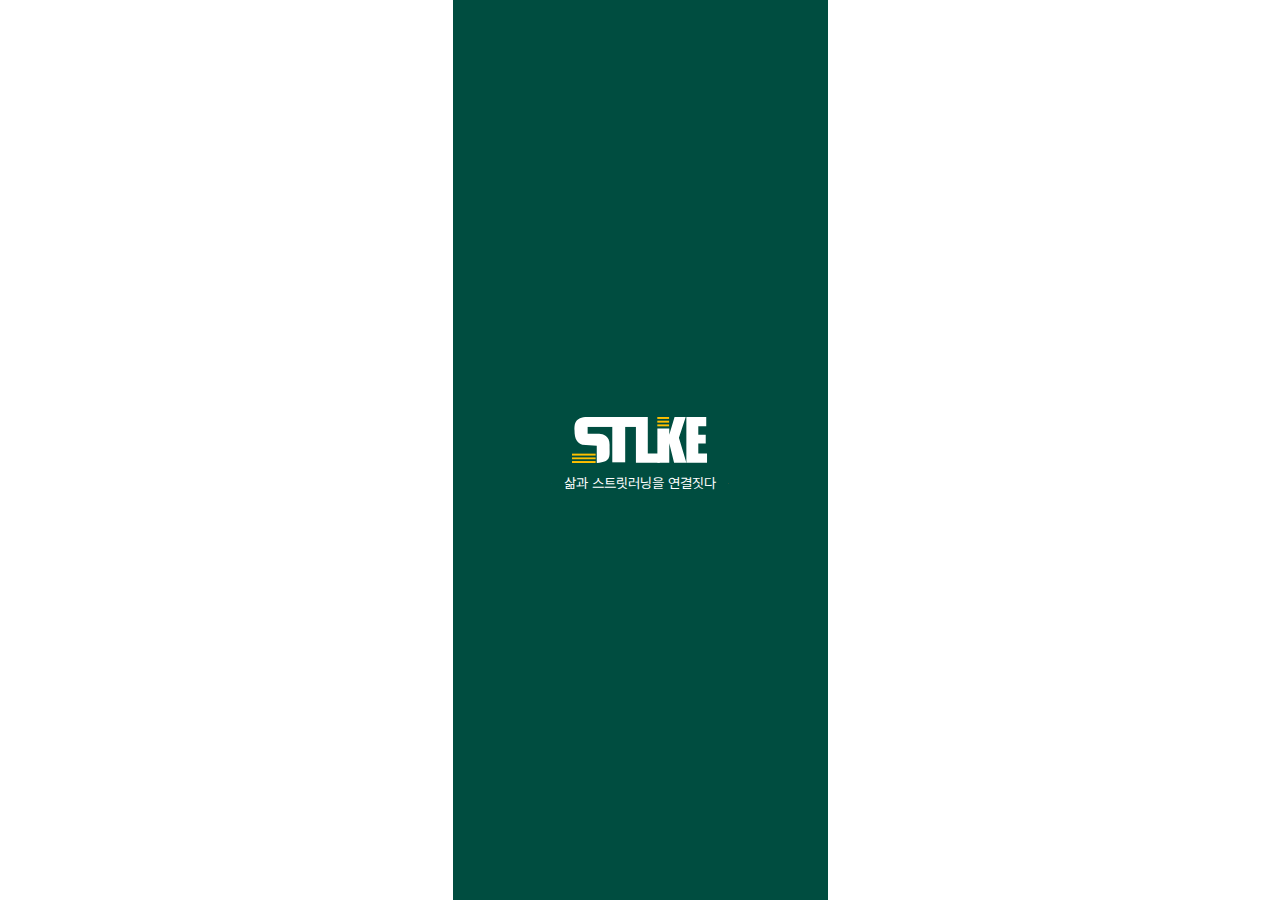
<file: index.html>
<!DOCTYPE html>
<html lang="en">
  <head>
    <meta charset="UTF-8" />
    <meta name="viewport" content="width=device-width, initial-scale=1.0" />
    <title>STRIKE</title>
    <!-- FONT -->
    <link rel="stylesheet" href="css/font.css" />

    <!-- CSS -->
    <link rel="stylesheet" href="css/reset.css" />
    <link rel="stylesheet" href="css/common.css" />
    <link rel="stylesheet" href="css/style.css" />
  </head>
  <body>
    <div id="wrap" class="splash">
      <img src="img/common/logo.svg" alt="strike" />
      <p>삶과 스트릿러닝을 연결짓다</p>
    </div>
  </body>
  <script>
    setTimeout("move_page()", 2000); //2초후에 move_page함수실행
    function move_page() {
      location.href = "sub/onboard/onboard.html"; // 페이지 이동
    }
  </script>
</html>
</file>
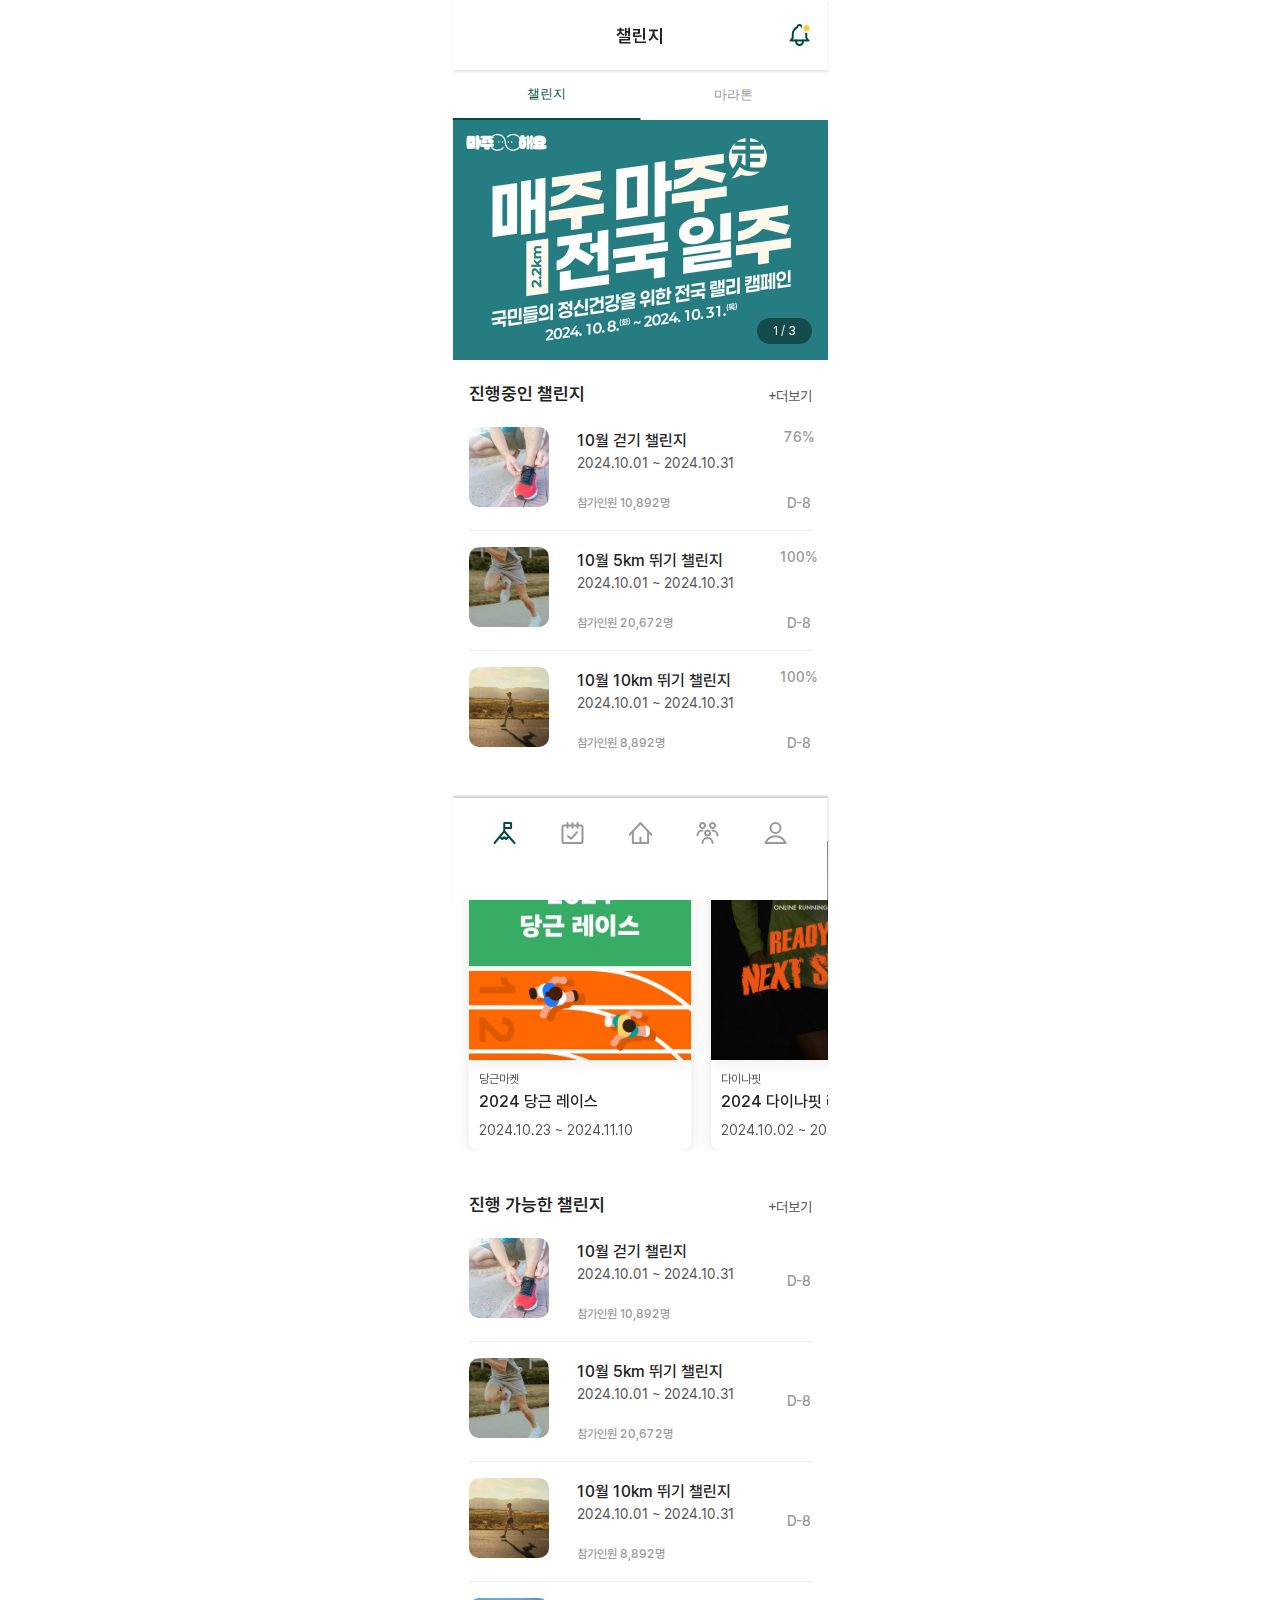
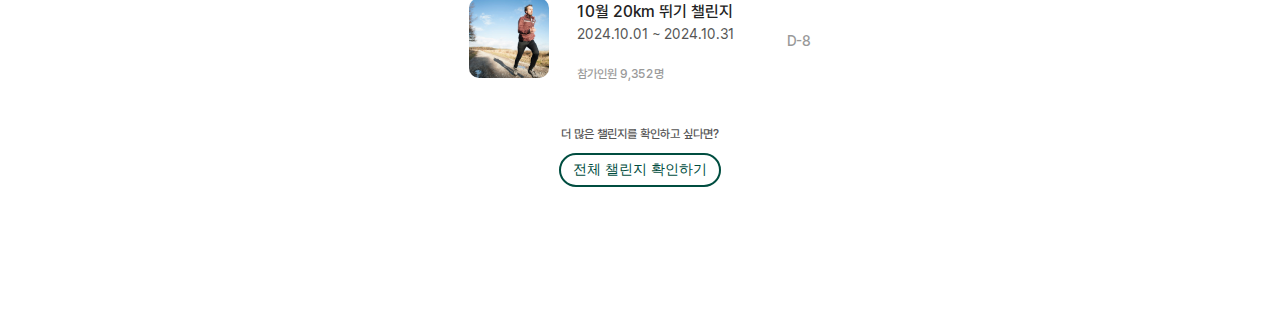
<file: sub/challenge/challenge.html>
<!DOCTYPE html>
<html lang="ko">

<head>
  <meta charset="UTF-8">
  <meta name="viewport" content="width=device-width, initial-scale=1.0">
  <title>STRIKE - 챌린지</title>
  <!-- FONT -->
  <link rel="stylesheet" href="../../css/font.css">

  <!-- CSS -->
  <link rel="stylesheet" href="../../css/reset.css">
  <link rel="stylesheet" href="https://cdn.jsdelivr.net/npm/swiper@11/swiper-bundle.min.css">
  <link rel="stylesheet" href="../../css/common.css">
  <link rel="stylesheet" href="../../css/style.css">

  <!-- JS -->
  <script src="../../js/jquery-3.7.1.min.js"></script>
  <script src="https://cdn.jsdelivr.net/npm/swiper@11/swiper-bundle.min.js"></script>
  <script src="../../js/main.js"></script>
</head>

<body>
  <div id="wrap">

    <header id="header" class="topbar topbar_main">
      <h1>챌린지</h1>
      <div class="util">
        <a href="#" class="btn_bell">알림</a>
      </div><!--//util-->
    </header><!--//topbar_main-->


    <div id="menu_list">
      <button class="active">챌린지</button>
      <button>마라톤</button>
    </div><!--//menu_list-->

    <main id="main" class="main">

      <div id="page_list">

        <div class="page_list01">

          <div class="swiper banner01">
            <div class="swiper-wrapper">
              <a href="#" class="swiper-slide"></a>
              <a href="#" class="swiper-slide"></a>
              <a href="#" class="swiper-slide"></a>
            </div>
            <div class="swiper-pagination"></div>
          </div><!--//swiper banner01-->

          <div id="ing" class="section">
            <div class="inner">
              <div class="tit">
                <h2>진행중인 챌린지</h2>
                <a href="#" class="btn_view">+더보기</a>
              </div><!--//tit-->

              <div class="card_list">

                <a href="challenge_01.html" class="card_ing ing01">
                  <div class="img_box"></div>
                  <div class="txt_box">
                    <h3>10월 걷기 챌린지</h3>
                    <p>2024.10.01 ~ 2024.10.31</p>
                    <span>참가인원 10,892명</span>
                  </div>
                  <div class="d-day">
                    <span>76%</span>
                    <p>D-8</p>
                  </div>
                </a><!--//ing01-->

                <div class="line"></div>

                <a href="#" class="card_ing ing02">
                  <div class="img_box"></div>
                  <div class="txt_box">
                    <h3>10월 5km 뛰기 챌린지</h3>
                    <p>2024.10.01 ~ 2024.10.31</p>
                    <span>참가인원 20,672명</span>
                  </div>
                  <div class="d-day">
                    <span>100%</span>
                    <p>D-8</p>
                  </div>
                </a><!--//ing02-->

                <div class="line"></div>

                <a href="#" class="card_ing ing03">
                  <div class="img_box"></div>
                  <div class="txt_box">
                    <h3>10월 10km 뛰기 챌린지</h3>
                    <p>2024.10.01 ~ 2024.10.31</p>
                    <span>참가인원 8,892명</span>
                  </div>
                  <div class="d-day">
                    <span>100%</span>
                    <p>D-8</p>
                  </div>
                </a><!--//ing03-->

              </div><!--//card_list-->
            </div><!--//inner-->
          </div><!--//ing-->

          <div id="special" class="section">
            <div class="inner">
              <div class="tit">
                <h2>스페셜 챌린지</h2>
                <a href="#" class="btn_view">+더보기</a>
              </div><!--//tit-->
            </div><!--//inner-->

            <div class="swiper card_slide01">
              <div class="swiper-wrapper">

                <a href="#" class="swiper-slide special01">
                  <div class="img_box"></div>
                  <div class="txt_box">
                    <span>당근마켓</span>
                    <h4>2024 당근 레이스</h4>
                    <p>2024.10.23 ~ 2024.11.10</p>
                  </div><!--//txt_box-->
                </a>

                <a href="#" class="swiper-slide special02">
                  <div class="img_box"></div>
                  <div class="txt_box">
                    <span>다이나핏</span>
                    <h4>2024 다이나핏 러닝 챌린지</h4>
                    <p>2024.10.02 ~ 2024.10.31</p>
                  </div><!--//txt_box-->
                </a>

                <a href="#" class="swiper-slide special03">
                  <div class="img_box"></div>
                  <div class="txt_box">
                    <span>100%</span>
                    <h4>2024 백퍼센트 러닝 챌린지</h4>
                    <p>2024.10.23 ~ 2024.11.10</p>
                  </div><!--//txt_box-->
                </a>

              </div><!--//swiper-wrapper-->
            </div><!--//swiper card_slide01-->
          </div><!--//special-->

          <div id="ing_challenge" class="section">
            <div class="inner">
              <div class="tit">
                <h2>진행 가능한 챌린지</h2>
                <a href="#" class="btn_view">+더보기</a>
              </div><!--//tit-->

              <div class="card_list">

                <a href="#" class="card_ing ing01">
                  <div class="img_box"></div>
                  <div class="txt_box">
                    <h3>10월 걷기 챌린지</h3>
                    <p>2024.10.01 ~ 2024.10.31</p>
                    <span>참가인원 10,892명</span>
                  </div>
                  <div class="d-day ">
                    <p>D-8</p>
                  </div>
                </a><!--//ing01-->

                <div class="line"></div>

                <a href="#" class="card_ing ing02">
                  <div class="img_box"></div>
                  <div class="txt_box">
                    <h3>10월 5km 뛰기 챌린지</h3>
                    <p>2024.10.01 ~ 2024.10.31</p>
                    <span>참가인원 20,672명</span>
                  </div>
                  <div class="d-day ">
                    <p>D-8</p>
                  </div>
                </a><!--//ing02-->

                <div class="line"></div>

                <a href="#" class="card_ing ing03">
                  <div class="img_box"></div>
                  <div class="txt_box">
                    <h3>10월 10km 뛰기 챌린지</h3>
                    <p>2024.10.01 ~ 2024.10.31</p>
                    <span>참가인원 8,892명</span>
                  </div>
                  <div class="d-day ">
                    <p>D-8</p>
                  </div>
                </a><!--//ing03-->

                <div class="line"></div>

                <a href="#" class="card_ing ing04">
                  <div class="img_box"></div>
                  <div class="txt_box">
                    <h3>10월 20km 뛰기 챌린지</h3>
                    <p>2024.10.01 ~ 2024.10.31</p>
                    <span>참가인원 9,352명</span>
                  </div>
                  <div class="d-day ">
                    <p>D-8</p>
                  </div>
                </a><!--//ing04-->

              </div><!--//card_list-->
            </div><!--//inner-->
          </div><!--//ing-->

          <div class="section all">
            <p>더 많은 챌린지를 확인하고 싶다면?</p>
            <button class="view_all">전체 챌린지 확인하기</button>
          </div><!--//all-->

        </div><!--//page_list01-->

        <div class="page_list02">

          <div class="swiper banner02">
            <div class="swiper-wrapper">
              <a href="#" class="swiper-slide">
                <div class="txt_box">
                  <span>[이번 달 인기 후기]</span>
                  <p>런린이의 마라톤 도전기</p>
                </div><!--//txt_box-->
              </a>
              <a href="#" class="swiper-slide">
                <div class="txt_box">
                  <span>[이번 달 인기 후기]</span>
                  <p>런린이의 마라톤 도전기</p>
                </div><!--//txt_box-->
              </a>
              <a href="#" class="swiper-slide">
                <div class="txt_box">
                  <span>[이번 달 인기 후기]</span>
                  <p>런린이의 마라톤 도전기</p>
                </div><!--//txt_box-->
              </a>
            </div>
            <div class="swiper-pagination"></div>
          </div><!--//swiper banner02-->

          <div class="tab_list">

            <ul class="tag_list">
              <li class="active"><a href="#">대회</a></li>
              <li><a href="#">후기</a></li>
            </ul>

            <div class="tab_page">

              <div class="page01">

                <div id="now" class="section">
                  <div class="inner">
                    <div class="tit">
                      <h2>진행중인 대회</h2>
                      <a href="#" class="btn_view">+더보기</a>
                    </div><!--//tit-->
                  </div><!--//inner-->

                  <div class="swiper card_slide02">
                    <div class="swiper-wrapper">

                      <a href="marathon_01.html" class="swiper-slide now01">
                        <div class="img_box">
                          <ul class="km_list">
                            <li>6</li>
                          </ul>
                        </div>
                        <div class="txt_box">
                          <span>경기 고양시 일산동구</span>
                          <h4>월드비전 글로벌 6K 기부런</h4>
                          <p>2024.10.01 ~ 2024.10.31</p>
                        </div><!--//txt_box-->
                      </a>

                      <a href="#" class="swiper-slide now02">
                        <div class="img_box">
                          <ul class="km_list">
                            <li>10</li>
                            <li>5</li>
                            <li>3</li>
                          </ul>
                        </div>
                        <div class="txt_box">
                          <span>서울 영등포구</span>
                          <h4>2024 WeRunWe路 버추얼 런</h4>
                          <p>2024.10.21 ~ 2024.11.17</p>
                        </div><!--//txt_box-->
                      </a>
                    </div><!--//swiper-wrapper-->
                  </div><!--//swiper card_slide02-->

                </div><!--//now-->

                <div id="ing_competition" class="section">
                  <div class="inner">
                    <div class="tit">
                      <h2>진행 예정인 대회</h2>
                      <a href="#" class="btn_view">+더보기</a>
                    </div><!--//tit-->

                    <div class="card_list">

                      <a href="#" class="card_ing ing01">
                        <div class="img_box"></div>
                        <div class="txt_box">
                          <span>서울 구로구</span>
                          <h3>Bravo UR Running 사랑밭 기부런</h3>
                          <p>2024.10.26</p>
                          <ul class="km_list">
                            <li>10</li>
                            <li>5</li>
                          </ul>
                        </div><!--//txt_box-->
                        <div class="d-day">
                          <p class="soon">D-1</p>
                        </div><!--//d-day-->
                      </a><!--//ing01-->

                      <div class="line"></div>

                      <a href="#" class="card_ing ing02">
                        <div class="img_box"></div>
                        <div class="txt_box">
                          <span>강원 춘천</span>
                          <h3>2024 춘천 마라톤</h3>
                          <p>2024.10.27</p>
                          <ul class="km_list">
                            <li class="full half">F</li>
                            <li>10</li>
                          </ul>
                        </div><!--//txt_box-->
                        <div class="d-day">
                          <p class="soon">D-2</p>
                        </div>
                      </a><!--//ing02-->

                      <div class="line"></div>

                      <a href="#" class="card_ing ing03">
                        <div class="img_box"></div>
                        <div class="txt_box">
                          <span>부산 해운대구</span>
                          <h3>2024 부산 바다 마라톤</h3>
                          <p>2024.10.27</p>
                          <ul class="km_list">
                            <li>10</li>
                            <li>5</li>
                          </ul>
                        </div><!--//txt_box-->
                        <div class="d-day">
                          <p class="soon">D-2</p>
                        </div>
                      </a><!--//ing03-->

                    </div><!--//card_list-->
                  </div><!--//inner-->
                </div><!--//ing_competition-->

                <div class="section all">
                  <p>더 많은 대회를 확인하고 싶다면?</p>
                  <button class="view_all">전체 대회 확인하기</button>
                </div><!--//all-->

              </div><!--//page01-->

              <div class="page02">

                <div id="weekly" class="section">
                  <div class="inner">
                    <div class="tit">
                      <h2>이번 주 인기 후기</h2>
                      <a href="#" class="btn_view">+더보기</a>
                    </div><!--//tit-->
                  </div><!--//inner-->

                  <div class="swiper card_slide03">
                    <div class="swiper-wrapper">

                      <a href="#" class="swiper-slide weekly01">
                        <img src="../../img/common/icon_fire.svg" alt="인기">
                        <div class="top">
                          <ul class="profile">
                            <li></li>
                            <li>돌돌이</li>
                          </ul>
                          <span>2024.10.22</span>
                        </div><!--//top-->
                        <ol class="middle">
                          <li class="txt_box">
                            <p>기록은 생각 안하고 달리고 왔습니다.</p>
                            <span>어젯밤사이 비가 많이 와서 아침까지 내릴까 걱정했지만 다행히도 비는 오지 않았습니다. 하지만 바람이 많이 불어서 그런지 날씨는 제법 쌀쌀하게 느껴졌습니다.
                            </span>
                          </li>
                          <li class="img_box"></li>
                        </ol>
                        <ul class="btm">
                          <li><img src="../../img/common/icon_heart_stroke_green.svg" alt="">64</li>
                          <li><img src="../../img/common/icon_chat_green.svg" alt="">0</li>
                          <li><img src="../../img/common/icon_eye_green.svg" alt="">1,842</li>
                        </ul>
                      </a>

                      <a href="#" class="swiper-slide weekly02">
                        <img src="../../img/common/icon_fire.svg" alt="인기">
                        <div class="top">
                          <ul class="profile">
                            <li></li>
                            <li>모닝커피</li>
                          </ul>
                          <span>2024.10.22</span>
                        </div><!--//top-->
                        <ol class="middle">
                          <li class="txt_box">
                            <p>오랜만에 다시 뛴 부산마라톤 후기</p>
                            <span>고등학생 이후로 친구랑 오랜만에 뛴 마라톤, 7-8km 구간에 인대가 아파서 걸은 게 아쉽 ㅠㅜ 그 전후로는 꾸준히 뛰었고 기록 단축!</span>
                          </li>
                          <li class="img_box"></li>
                        </ol>
                        <ul class="btm">
                          <li><img src="../../img/common/icon_heart_stroke_green.svg" alt="">32</li>
                          <li><img src="../../img/common/icon_chat_green.svg" alt="">0</li>
                          <li><img src="../../img/common/icon_eye_green.svg" alt="">1,242</li>
                        </ul>
                      </a>

                    </div><!--//swiper-wrapper-->
                  </div><!--//swiper card_slide03-->

                </div><!--//weekly-->

                <div id="latest" class="section">
                  <div class="inner">
                    <div class="tit">
                      <h2>최신 후기</h2>
                      <a href="#" class="btn_view">+더보기</a>
                    </div><!--//tit-->

                    <div class="card_list">

                      <a href="#" class="latest01 img">
                        <ul>
                          <li class="txt_box">
                            <h5>마라톤의 묘미</h5>
                            <p>3번째 하프를 뛰면서 힘들어 죽겠는데 내가 이걸 왜 뛰고 있나 생각했지만 골인점을 통과하고 난 이후에 쉬면서 다음번에는 풀로 한번 도전해볼까?? ㅋㅋㅋㅋㅋㅋ
                            </p>
                          </li>
                          <li class="img_box"></li>
                        </ul>
                        <ol>
                          <li>인생러너 · 4시간전 · 조회 24</li>
                          <li>
                            <ul>
                              <li><img src="../../img/common/icon_heart_stroke_green.svg" alt="좋아요">1</li>
                              <li><img src="../../img/common/icon_chat_green.svg" alt="조회수">1</li>
                            </ul>
                          </li>
                        </ol>
                      </a><!--//latest01-->

                      <div class="line"></div>

                      <a href="#" class="latest02 txt">
                        <ul>
                          <li class="txt_box">
                            <h5>즐거운 첫 대회</h5>
                            <p>머리털 나고 처음으로 마라톤이라는 대회에 나가봤다. 체중 감량을 위해 주 3회 아침 러닝 정도 했었는데 과연 나의 한계는 어디까지인지 궁금하기도 하고 승부욕도
                              좀 있는 편이라 마라톤에 나가기로 결심했다.</p>
                          </li>
                        </ul>
                        <ol>
                          <li>하나둘셋멍 · 5시간전· 조회 19</li>
                          <li>
                            <ul>
                              <li><img src="../../img/common/icon_heart_stroke_green.svg" alt="좋아요">1</li>
                              <li><img src="../../img/common/icon_chat_green.svg" alt="조회수">1</li>
                            </ul>
                          </li>
                        </ol>
                      </a><!--//latest02-->

                      <div class="line"></div>

                      <a href="#" class="latest03 txt">
                        <ul>
                          <li class="txt_box">
                            <h5>숨찬 기쁨</h5>
                            <p>첫 마라톤 대회여서 대회 당일날 너무 기대가 되어 이른 아침부터 대회장에 잇었습니다. 꽤나 이른 시간인데도 대회 준비를 하시는 분들이 많이 있었습니다.</p>
                          </li>
                        </ul>
                        <ol>
                          <li>초보러너 · 10시간전 · 조회 13</li>
                          <li>
                            <ul>
                              <li><img src="../../img/common/icon_heart_stroke_green.svg" alt="좋아요">1</li>
                              <li><img src="../../img/common/icon_chat_green.svg" alt="조회수">1</li>
                            </ul>
                          </li>
                        </ol>
                      </a><!--//latest03-->

                      <div class="line"></div>

                      <a href="#" class="latest04 txt">
                        <ul>
                          <li class="txt_box">
                            <h5>상쾌한 바람을 느끼며 달리다</h5>
                            <p>올해도 마찬가디로 매년 참가했엇던 양주 숲길 마라톤대회를 다녀왔습니다. 작년과 달리 비가와서 걱정을 많이 했지만 관리자분들이 아침일찍 오셔서 대회가 잘 진행될
                              수 있도록 신경써주시는게 너무 고마웠습니다.</p>
                          </li>
                        </ul>
                        <ol>
                          <li>mang08 · 11시간전 · 조회 10</li>
                          <li>
                            <ul>
                              <li><img src="../../img/common/icon_heart_stroke_green.svg" alt="좋아요">1</li>
                              <li><img src="../../img/common/icon_chat_green.svg" alt="조회수">1</li>
                            </ul>
                          </li>
                        </ol>
                      </a><!--//latest04-->

                      <div class="line"></div>

                      <a href="#" class="latest05 img">
                        <ul>
                          <li class="txt_box">
                            <h5>즐겁게 뛰는 마라톤</h5>
                            <p>오래 걷는 건 상관이 없는데 달리기는 정말 싫었고 절대로 뛰지 않겠다 다짐했었는데 어느날 등록했던 헬스장 관장님이 마라토너여서 강요아닌 강요로 마라톤을 처음
                              접하게 되었다.</p>
                          </li>
                          <li class="img_box"></li>
                        </ul>
                        <ol>
                          <li>toy87 · 11시간전 · 조회 18</li>
                          <li>
                            <ul>
                              <li><img src="../../img/common/icon_heart_stroke_green.svg" alt="좋아요">1</li>
                              <li><img src="../../img/common/icon_chat_green.svg" alt="조회수">1</li>
                            </ul>
                          </li>
                        </ol>
                      </a><!--//latest05-->

                    </div><!--//card_list-->
                  </div><!--//inner-->
                </div><!--//latest-->

                <div id="recommend" class="section">
                  <div class="inner">
                    <div class="tit">
                      <h2>추천 후기</h2>
                      <a href="#" class="btn_view">+더보기</a>
                    </div><!--//tit-->

                    <div class="card_list">

                      <a href="#" class="recommend01">
                        <ul>
                          <li class="img_box">
                            <p class="tag">+ 6</p>
                          </li>
                          <li class="txt_box">
                            <span>2024.10.26</span>
                            <h6>이번 마라톤을 준비하면서 진행했었던 스트레칭들 추천</h6>
                            <ol>
                              <li>으쌰으쌰</li>
                              <li>
                                <ul>
                                  <li><img src="../../img/common/icon_heart_stroke_green.svg" alt="좋아요">76</li>
                                  <li><img src="../../img/common/icon_eye_green.svg" alt="조회수">8</li>
                                </ul>
                              </li>
                            </ol>
                          </li>
                        </ul>
                      </a><!--//recommend01-->

                      <a href="#" class="recommend02">
                        <ul>
                          <li class="img_box">
                            <p class="tag">+ 1</p>
                          </li>
                          <li class="txt_box">
                            <span>2024.10.26</span>
                            <h6>달리기 정말 좋은 계절이 돌아왔다.</h6>
                            <ol>
                              <li>가을타나봐</li>
                              <li>
                                <ul>
                                  <li><img src="../../img/common/icon_heart_stroke_green.svg" alt="좋아요">42</li>
                                  <li><img src="../../img/common/icon_eye_green.svg" alt="조회수">2</li>
                                </ul>
                              </li>
                            </ol>
                          </li>
                        </ul>
                      </a><!--//recommend02-->

                      <a href="#" class="recommend03">
                        <ul>
                          <li class="img_box">
                            <p class="tag">+ 5</p>
                          </li>
                          <li class="txt_box">
                            <span>2024.10.26</span>
                            <h6>인터넷으로 봤던 초보 런린이 맞춤 훈련법을 하며 대회를 준비하다.</h6>
                            <ol>
                              <li>스타워킨</li>
                              <li>
                                <ul>
                                  <li><img src="../../img/common/icon_heart_stroke_green.svg" alt="좋아요">36</li>
                                  <li><img src="../../img/common/icon_eye_green.svg" alt="조회수">6</li>
                                </ul>
                              </li>
                            </ol>
                          </li>
                        </ul>
                      </a><!--//recommend03-->

                      <a href="#" class="recommend04">
                        <ul>
                          <li class="img_box">
                            <p class="tag">+ 3</p>
                          </li>
                          <li class="txt_box">
                            <span>2024.10.26</span>
                            <h6>우리집 근처 러닝하기 정말 좋은 장소 추천</h6>
                            <ol>
                              <li>컨디셔너</li>
                              <li>
                                <ul>
                                  <li><img src="../../img/common/icon_heart_stroke_green.svg" alt="좋아요">26</li>
                                  <li><img src="../../img/common/icon_eye_green.svg" alt="조회수">1</li>
                                </ul>
                              </li>
                            </ol>
                          </li>
                        </ul>
                      </a><!--//recommend04-->

                    </div><!--//card_list-->
                  </div><!--//inner-->
                </div><!--//latest-->

                <div class="section all">
                  <p>더 많은 후기를 확인하고 싶다면?</p>
                  <button class="view_all">전체 후기 확인하기</button>
                </div><!--//all-->

              </div><!--//page02-->

            </div><!--//tab_page-->
          </div><!--//tab_list-->

        </div><!--//page_list02-->

      </div><!--//page_list-->

    </main>

    <!-- 하단 내비게이션바-->
    <ul id="nav_bar">
      <li class="active"><a href="challenge.html">챌린지</a></li>
      <li><a href="../routine/routine.html">루틴</a></li>
      <li><a href="#">메인홈</a></li>
      <li><a href="#">크루</a></li>
      <li><a href="#">마이페이지</a></li>
    </ul><!--//nav_bar-->

  </div><!--//wrap-->
</body>

</html>
</file>
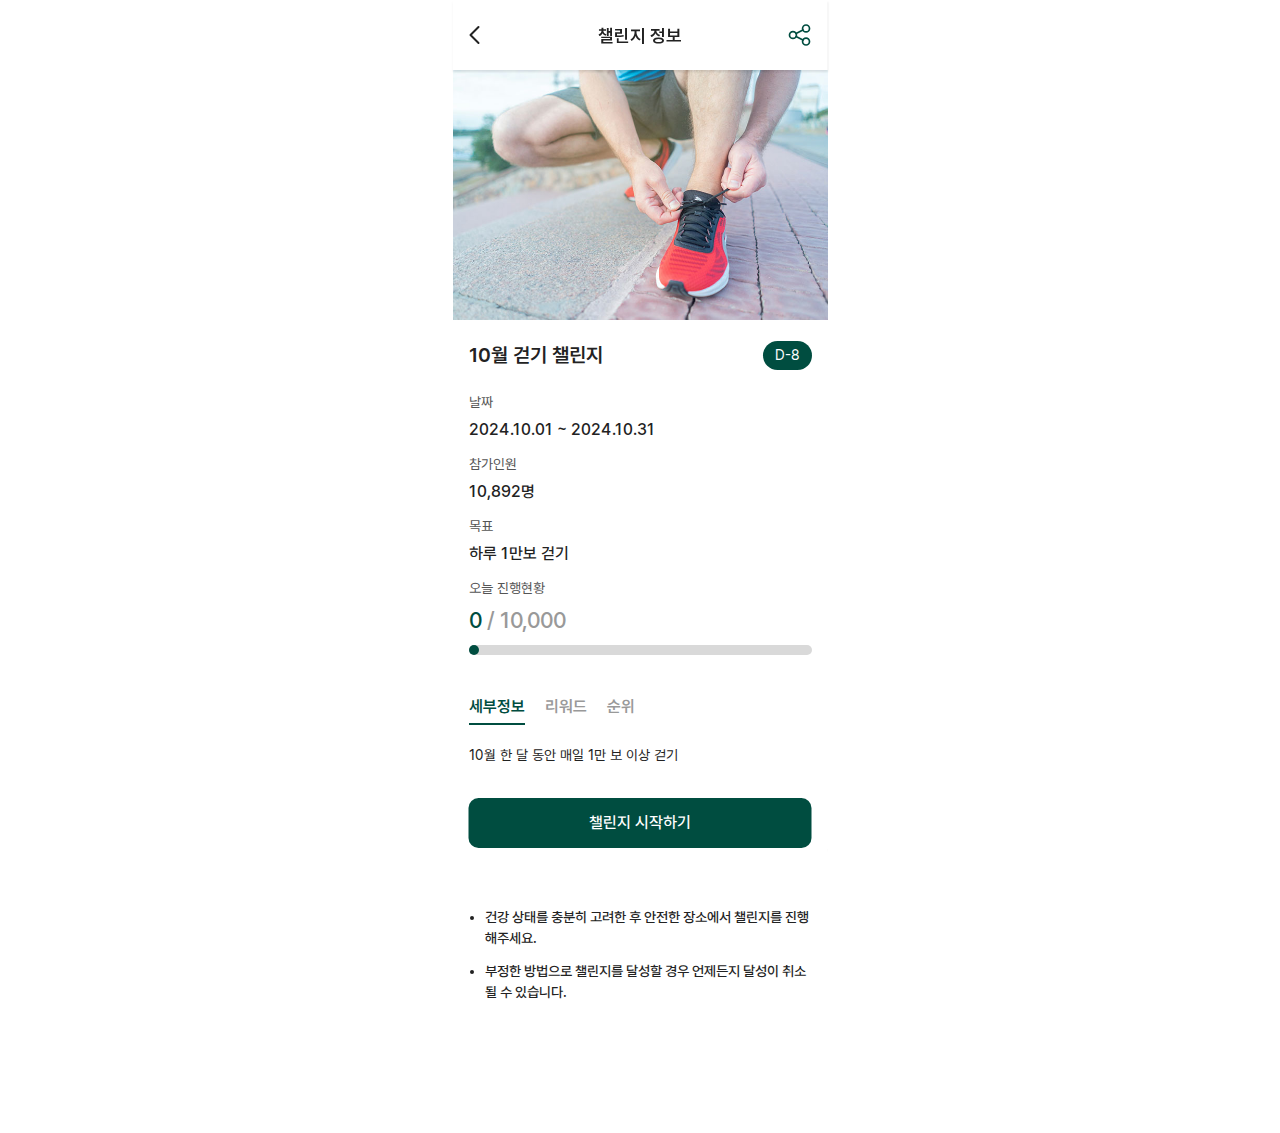
<file: sub/challenge/challenge_01.html>
<!DOCTYPE html>
<html lang="ko">

<head>
  <meta charset="UTF-8">
  <meta name="viewport" content="width=device-width, initial-scale=1.0">
  <title>STRIKE - 챌린지 정보</title>
  <!-- FONT -->
  <link rel="stylesheet" href="../../css/font.css">

  <!-- CSS -->
  <link rel="stylesheet" href="../../css/reset.css">
  <link rel="stylesheet" href="https://cdn.jsdelivr.net/npm/swiper@11/swiper-bundle.min.css" />
  <link rel="stylesheet" href="../../css/common.css">
  <link rel="stylesheet" href="../../css/style.css">

  <!-- JS -->
  <script src="../../js/jquery-3.7.1.min.js"></script>
  <script src="https://cdn.jsdelivr.net/npm/swiper@11/swiper-bundle.min.js"></script>
  <script src="../../js/main.js"></script>
</head>

<body>
  <div id="wrap">

    <header id="header" class="topbar topbar_sub">
      <a href="challenge.html" class="btn_back">뒤로가기</a>
      <h1>챌린지 정보</h1>
      <div class="util">
        <a href="#" class="btn_share">공유하기</a>
      </div><!--//util-->
    </header><!--//topbar_main-->

    <main id="main">

      <section id="info" class="section challenge01">

        <div class="img_area"></div>

        <div class="inner">

          <div class="txt_area">

            <div class="tit_sub">
              <h2>10월 걷기 챌린지</h2>
              <p>D-8</p>
            </div><!--//tit_sub-->

            <ul class="info_list">
              <li>
                <span>날짜</span>
                <p>2024.10.01 ~ 2024.10.31</p>
              </li>
              <li>
                <span>참가인원</span>
                <p>10,892명</p>
              </li>
              <li>
                <span>목표</span>
                <p>하루 1만보 걷기</p>
              </li>
              <li>
                <span>오늘 진행현황</span>
                <div class="progress">
                  <p class="walk">
                    <i class="val">0</i> / 10,000
                  </p>
                  <div class="progress-bar-wrap">
                    <div class="progress-bar" role="progressbar" aria-valuenow="0" aria-valuemin="0"
                      aria-valuemax="10000"></div>
                  </div><!--//progress-bar-wrap-->
                </div><!--//progress-->
              </li>
            </ul>
          </div><!--//txt_area-->
        </div><!--//inner-->
      </section><!--//info-->

      <section id="detail" class="section">
        <div class="inner">

          <h2>챌린지 정보내역</h2>

          <ul class="category_list">
            <li class="active">
              <p>세부정보</p>
            </li>
            <li>
              <p>리워드</p>
            </li>
            <li>
              <p>순위</p>
            </li>
          </ul>

          <div class="detail_list">

            <div class="detail_page challenge page01">
              <b>10월 한 달 동안 매일 1만 보 이상 걷기</b>
              <p>※ 주의사항 ※</p>
              <ol>
                <li>챌린지 시작하기를 통해 진행된 기록만 반영됩니다.</li>
                <li>챌린지 참가 시 참가자의 정보와 기록 정보가 다른 챌린지 참가자들에게 함께 공개됩니다.</li>
                <li>건강 상태를 충분히 고려한 후 안전한 장소에서 챌린지를 진행해주세요.</li>
                <li>부정한 방법으로 챌린지를 달성할 경우 언제든지 달성이 취소될 수 있습니다.</li>
              </ol>
            </div><!--//page01-->

            <div class="detail_page challenge page02">
              <ul>
                <li>
                  <div class="img_box img01"></div>
                  <p>10월 1만 보 걷기
                    <span>20일 이상 1만 보 이상 걷기 달성</span>
                  </p>
                </li>
              </ul>
            </div><!--//page02-->

            <div class="detail_page challenge page03">
            </div><!--//page03-->

          </div><!--//detail_page-->

        </div><!--//inner-->
      </section><!--//detail-->

    </main>

    <!--하단 고정 버튼-->
    <div class="btn_area">
      <a href="#" class="btn_btm active">챌린지 시작하기</a>
    </div>


  </div><!--//wrap-->
</body>

</html>
</file>
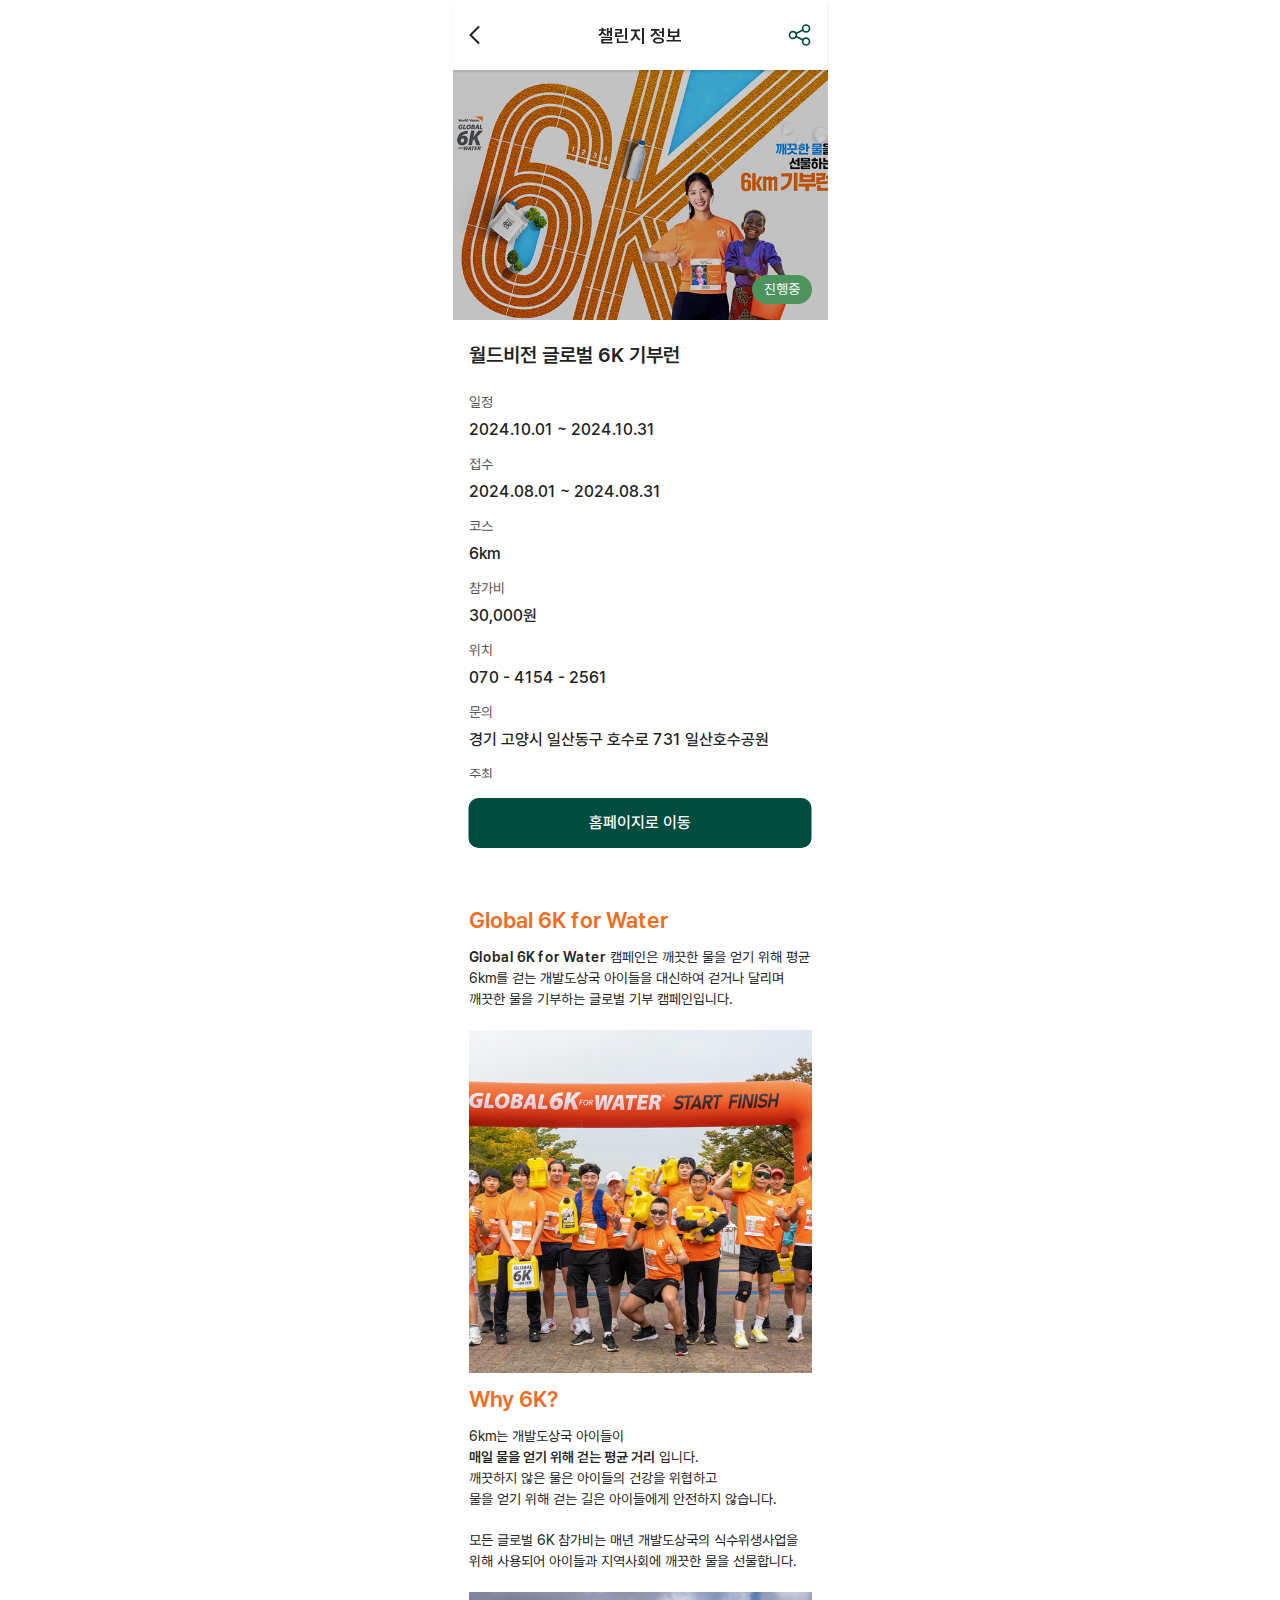
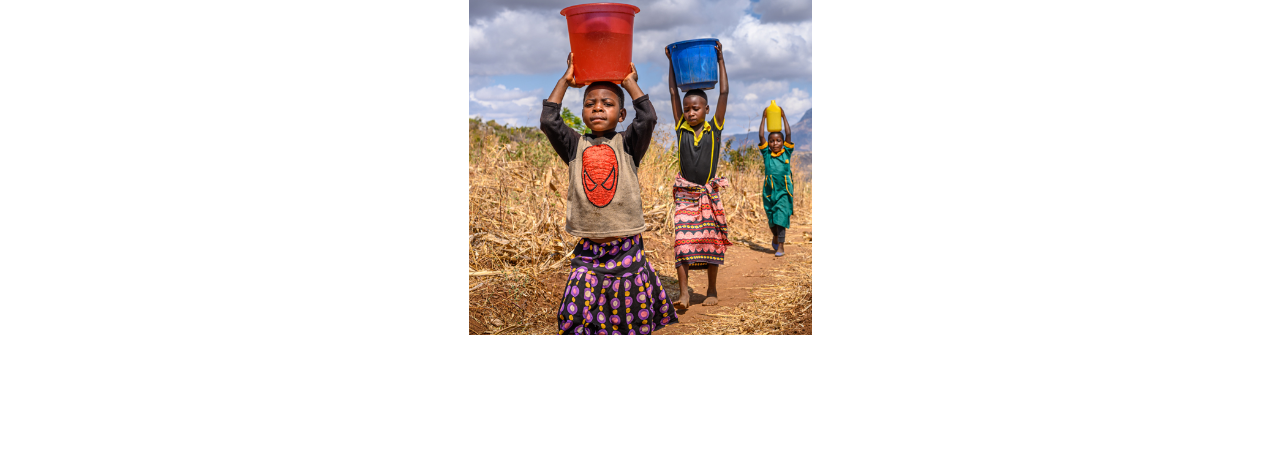
<file: sub/challenge/marathon_01.html>
<!DOCTYPE html>
<html lang="ko">

<head>
  <meta charset="UTF-8">
  <meta name="viewport" content="width=device-width, initial-scale=1.0">
  <title>STRIKE - 대회 정보</title>
  <!-- FONT -->
  <link rel="stylesheet" href="../../css/font.css">

  <!-- CSS -->
  <link rel="stylesheet" href="../../css/reset.css">
  <link rel="stylesheet" href="https://cdn.jsdelivr.net/npm/swiper@11/swiper-bundle.min.css" />
  <link rel="stylesheet" href="../../css/common.css">
  <link rel="stylesheet" href="../../css/style.css">

  <!-- JS -->
  <script src="../../js/jquery-3.7.1.min.js"></script>
  <script src="https://cdn.jsdelivr.net/npm/swiper@11/swiper-bundle.min.js"></script>
  <script src="../../js/main.js"></script>
</head>

<body>
  <div id="wrap">

    <header id="header" class="topbar topbar_sub">
      <a href="challenge.html" class="btn_back">뒤로가기</a>
      <h1>챌린지 정보</h1>
      <div class="util">
        <a href="#" class="btn_share">공유하기</a>
      </div><!--//util-->
    </header><!--//topbar_main-->

    <main id="main">

      <section id="info" class="section marathon01">
        <div class="img_area">
          <div class="tag">진행중</div>
        </div>

        <div class="inner">

          <div class="txt_area">

            <div class="tit_sub">
              <h2>월드비전 글로벌 6K 기부런</h2>
            </div><!--//tit_sub-->

            <ul class="info_list">
              <li>
                <span>일정</span>
                <p>2024.10.01 ~ 2024.10.31</p>
              </li>
              <li>
                <span>접수</span>
                <p>2024.08.01 ~ 2024.08.31</p>
              </li>
              <li>
                <span>코스</span>
                <p>6km</p>
              </li>
              <li>
                <span>참가비</span>
                <p>30,000원</p>
              </li>
              <li>
                <span>위치</span>
                <p>070 - 4154 - 2561</p>
              </li>
              <li>
                <span>문의</span>
                <p>경기 고양시 일산동구 호수로 731 일산호수공원</p>
              </li>
              <li>
                <span>주최</span>
                <p>월드비전</p>
              </li>
            </ul>

          </div><!--//txt_area-->
        </div><!--//inner-->
      </section><!--//info-->

      <section id="detail" class="section">
        <div class="inner">

          <h2>챌린지 정보내역</h2>

          <ul class="category_list">
            <li class="active">
              <p>세부정보</p>
            </li>
          </ul>

          <div class="detail_list">

            <div class="detail_page marathon page01">
              <i>Global 6K for Water</i>
              <b><span>Global 6K for Water</span> 캠페인은 깨끗한 물을 얻기 위해 평균<br>6km를 걷는 개발도상국 아이들을 대신하여 걷거나 달리며<br>깨끗한 물을 기부하는
                글로벌 기부 캠페인입니다.</b>
              <div class="img_box img01"></div>
              <i>Why 6K?</i>
              <b>6km는 개발도상국 아이들이<br><span>매일 물을 얻기 위해 걷는 평균 거리</span> 입니다.<br>깨끗하지 않은 물은 아이들의 건강을 위협하고<br>물을 얻기 위해 걷는 길은
                아이들에게 안전하지 않습니다.</b>
              <b>모든 글로벌 6K 참가비는 매년 개발도상국의 식수위생사업을<br>위해 사용되어 아이들과 지역사회에 깨끗한 물을 선물합니다.</b>
              <div class="img_box img02"></div>
            </div><!--//page01-->

          </div><!--//detail_page-->

        </div><!--//inner-->
      </section><!--//detail-->

    </main>

    <!--하단 고정 버튼-->
    <div class="btn_area">
      <a href="#" class="btn_btm active">홈페이지로 이동</a>
    </div>


  </div><!--//wrap-->
</body>

</html>
</file>
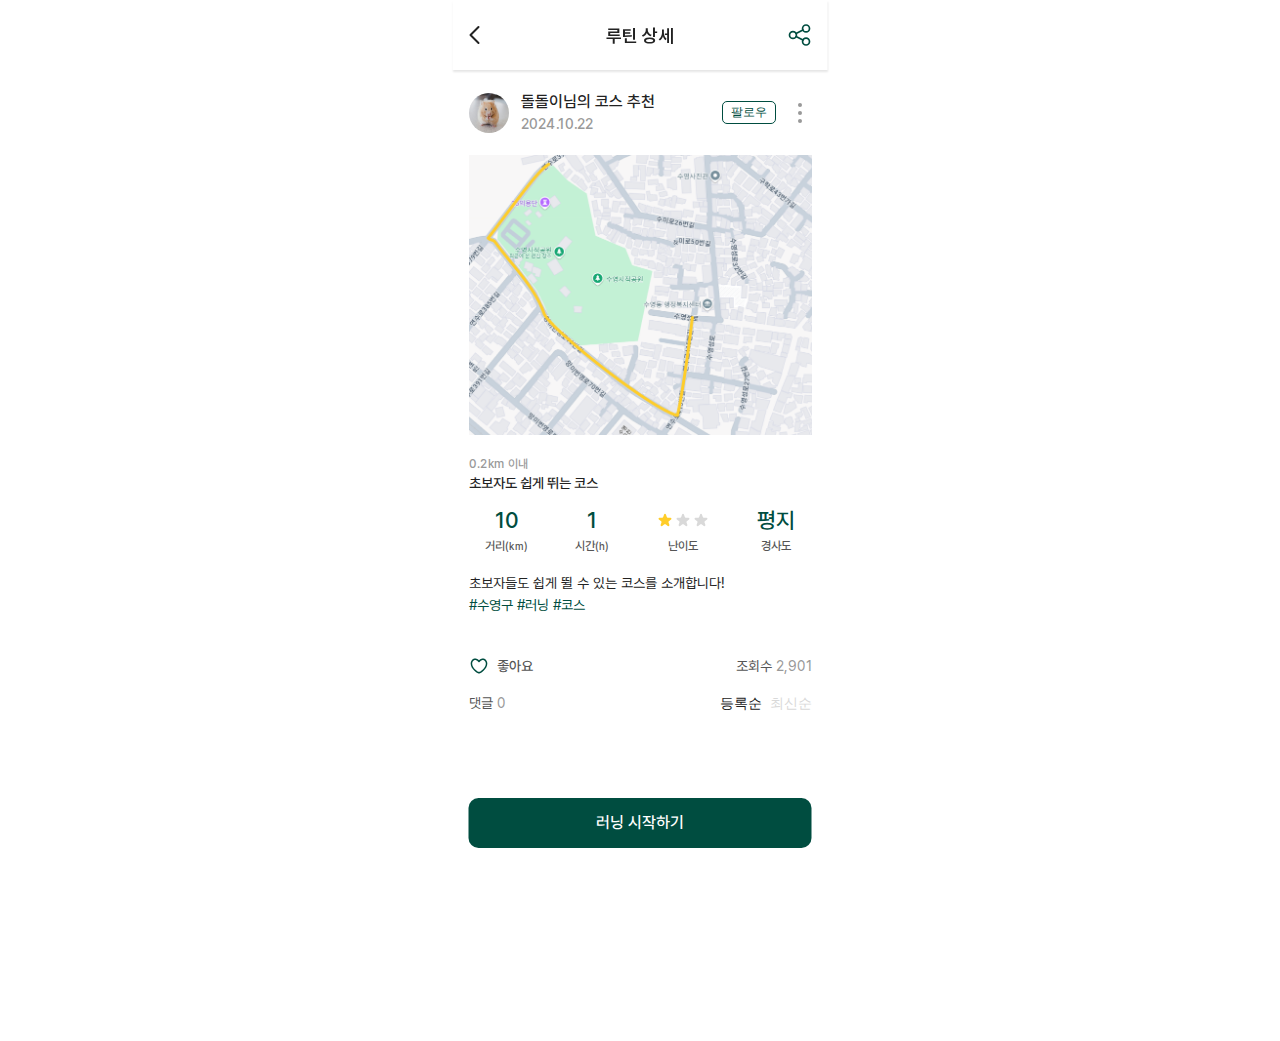
<file: sub/routine/course01.html>
<!DOCTYPE html>
<html lang="ko">

<head>
  <meta charset="UTF-8">
  <meta name="viewport" content="width=device-width, initial-scale=1.0">
  <title>STRIKE - 루틴 상세</title>
  <!-- FONT -->
  <link rel="stylesheet" href="../../css/font.css">

  <!-- CSS -->
  <link rel="stylesheet" href="../../css/reset.css">
  <link rel="stylesheet" href="https://cdn.jsdelivr.net/npm/swiper@11/swiper-bundle.min.css" />
  <link rel="stylesheet" href="../../css/common.css">
  <link rel="stylesheet" href="../../css/style.css">

  <!-- JS -->
  <script src="../../js/jquery-3.7.1.min.js"></script>
  <script src="https://cdn.jsdelivr.net/npm/swiper@11/swiper-bundle.min.js"></script>
  <script src="../../js/main.js"></script>
</head>

<body>
  <div id="wrap">

    <header id="header" class="topbar topbar_sub">
      <a href="routine_after_set.html" class="btn_back">뒤로가기</a>
      <h1>루틴 상세</h1>
      <div class="util">
        <a href="#" class="btn_share">공유하기</a>
      </div><!--//util-->
    </header><!--//topbar_main-->

    <main id="main">

      <section id="feed" class="section">
        <div class="inner">

          <div class="top">
            <div class="profile">
              <div class="user_img user01"></div>
              <p>돌돌이님의 코스 추천<span>2024.10.22</span></p>
            </div>
            <div class="left">
              <button>팔로우</button>
              <div class="btn_etc"></div>
            </div><!--//left-->
          </div><!--//top-->

          <div class="img_box course_img01"></div>

          <div class="txt_box">
            <h4><span>0.2km 이내</span>초보자도 쉽게 뛰는 코스</h4>
            <ol class="info_list">
              <li>10<span>거리<i>(km)</i></span></li>
              <li>1<span>시간<i>(h)</i></span></li>
              <li class="img"><img src="../../img/sub/routine/star1.svg" alt="난이도"><span>난이도</span></li>
              <li>평지<span>경사도</span></li>
            </ol>
            <b>초보자들도 쉽게 뛸 수 있는 코스를 소개합니다!</b>
            <ul>
              <li>#수영구</li>
              <li>#러닝</li>
              <li>#코스</li>
            </ul>
          </div><!--//txt_box-->

        </div><!--//inner-->
      </section><!--//feed-->

      <section id="reply" class="section">
        <div class="inner">

          <ul class="view">
            <li><img src="../../img/common/icon_heart_stroke_green.svg" alt="좋아요">
              <p>좋아요</p>
            </li>
            <li>조회수<span>2,901</span></li>
          </ul>

          <ul class="like">
            <li>댓글<span>0</span></li>
            <li class="btn_list">
              <button class="active">등록순</button>
              <button>최신순</button>
            </li>
          </ul>

          <ul class="reply">
            <li>
              <b>첫 댓글을 작성해주세요.</b>
            </li>
          </ul>

        </div><!--//inner-->
      </section><!--//reply-->
    </main>

    <!--하단 고정 버튼-->
    <div class="btn_area">
      <a href="#" class="btn_btm active">러닝 시작하기</a>
    </div>


  </div><!--//wrap-->
</body>

</html>
</file>
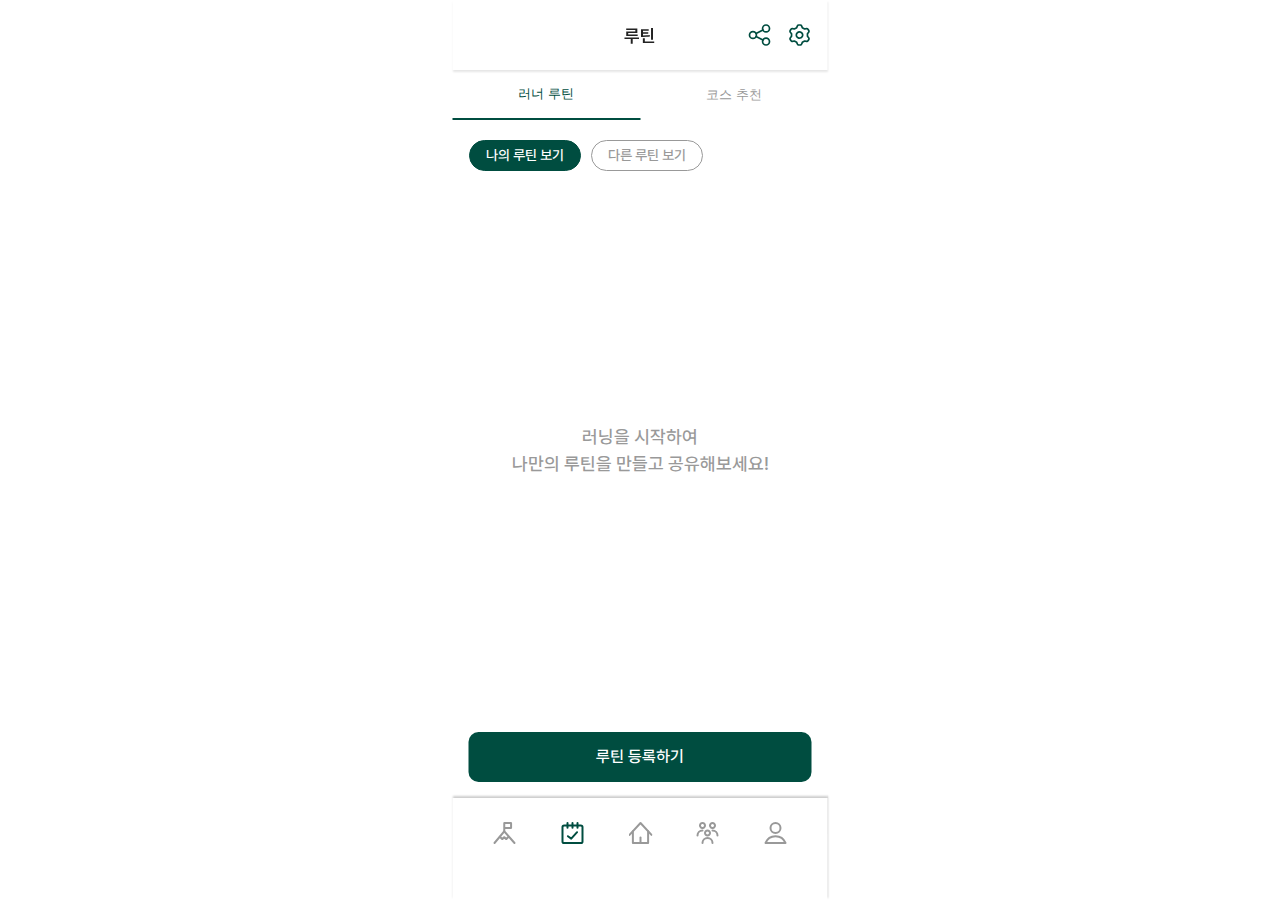
<file: sub/routine/routine.html>
<!DOCTYPE html>
<html lang="ko">

<head>
  <meta charset="UTF-8">
  <meta name="viewport" content="width=device-width, initial-scale=1.0">
  <title>STRIKE - 루틴</title>
  <!-- FONT -->
  <link rel="stylesheet" href="../../css/font.css">

  <!-- CSS -->
  <link rel="stylesheet" href="../../css/reset.css">
  <link rel="stylesheet" href="https://cdn.jsdelivr.net/npm/swiper@11/swiper-bundle.min.css">
  <link rel="stylesheet" href="../../css/common.css">
  <link rel="stylesheet" href="../../css/style.css">

  <!-- JS -->
  <script src="../../js/jquery-3.7.1.min.js"></script>
  <script src="https://cdn.jsdelivr.net/npm/swiper@11/swiper-bundle.min.js"></script>
  <script src="../../js/main.js"></script>
</head>

<body>
  <div id="wrap">

    <header id="header" class="topbar topbar_main">
      <h1>루틴</h1>
      <div class="util util_routine">
        <a href="#" class="btn_share">공유하기</a>
        <a href="#" class="btn_setting">설정하기</a>
        <a href="#" class="btn_bell">알림</a>
      </div><!--//util-->
    </header><!--//topbar_main-->


    <div id="menu_list">
      <button class="active">러너 루틴</button>
      <button>코스 추천</button>
    </div><!--//menu_list-->

    <main id="main" class="main">

      <div id="page_list">

        <div class="page_list01">

          <ul class="tag_list">
            <li class="active"><a href="#">나의 루틴 보기</a></li>
            <li><a href="#">다른 루틴 보기</a></li>
          </ul>

          <div class="tab_page">

            <div class="page01">
              <p class="message">러닝을 시작하여<br>나만의 루틴을 만들고 공유해보세요!</p>
            </div><!--//page01-->

            <div class="page02"></div>

          </div><!--//tab_page-->

        </div><!--//page_list01-->

        <div class="page_list02">

          <div class="inner">

            <div class="sub_section section_course">
              <h3>내 주변 코스 추천</h3>
              <ol class="course_list">

                <li class="course_card card01">
                  <a href="course01.html">
                    <div class="inner">
                      <div class="txt_box">
                        <h4><span>0.2km 이내</span>초보자도 쉽게 뛰는 코스</h4>
                        <ol class="info_list">
                          <li>10<span>거리<i>(km)</i></span></li>
                          <li>1<span>시간<i>(h)</i></span></li>
                          <li class="img"><img src="../../img/sub/routine/star1.svg" alt="난이도"><span>난이도</span></li>
                          <li>평지<span>경사도</span></li>
                        </ol>
                      </div><!--//txt_box-->
                      <div class="img_box"></div>
                    </div><!--//inner-->
                    <div class="line"></div>
                    <ul>
                      <li><img src="../../img/common/icon_heart_stroke_green.svg" alt="좋아요">32</li>
                      <li><img src="../../img/common/icon_eye_green.svg" alt="조회수">72</li>
                    </ul>
                  </a>
                </li><!--//course_card card01-->

                <li class="course_card card02">
                  <a href="#">
                    <div class="inner">
                      <div class="txt_box">
                        <h4><span>0.6km 이내</span>오선뷰와 함께 달리는 광안리 코스</h4>
                        <ol class="info_list">
                          <li>15<span>거리<i>(km)</i></span></li>
                          <li>1.5<span>시간<i>(h)</i></span></li>
                          <li class="img"><img src="../../img/sub/routine/star2.svg" alt="난이도"><span>난이도</span></li>
                          <li>평지<span>경사도</span></li>
                        </ol>
                      </div><!--//txt_box-->
                      <div class="img_box"></div>
                    </div><!--//inner-->
                    <div class="line"></div>
                    <ul>
                      <li><img src="../../img/common/icon_heart_stroke_green.svg" alt="좋아요">24</li>
                      <li><img src="../../img/common/icon_eye_green.svg" alt="조회수">50</li>
                    </ul>
                  </a>
                </li><!--//course_card card02-->

                <li class="course_card card03">
                  <a href="#">
                    <div class="inner">
                      <div class="txt_box">
                        <h4><span>0.8km 이내</span>민락 수변 공원 코스</h4>
                        <ol class="info_list">
                          <li>8<span>거리<i>(km)</i></span></li>
                          <li>50<span>시간<i>(m)</i></span></li>
                          <li class="img"><img src="../../img/sub/routine/star1.svg" alt="난이도"><span>난이도</span></li>
                          <li>평지<span>경사도</span></li>
                        </ol>
                      </div><!--//txt_box-->
                      <div class="img_box"></div>
                    </div><!--//inner-->
                    <div class="line"></div>
                    <ul>
                      <li><img src="../../img/common/icon_heart_stroke_green.svg" alt="좋아요">254</li>
                      <li><img src="../../img/common/icon_eye_green.svg" alt="조회수">3,172</li>
                    </ul>
                  </a>
                </li><!--//course_card card03-->

              </ol>
            </div><!--//section_course-->

          </div><!--//inner-->

        </div><!--//page_list02-->

      </div><!--//page_list-->

    </main>

    <!--루틴 설정 팝업창-->
    <div id="dimmed">
      <div class="dimmed">
        <div class="popup01 set">
          <button class="btn_close">닫기</button>
          <p>러닝 시작하기</p>
          <ul>
            <li><a href="routine_before_set.html">루틴 설정하기</a></li>
            <li><a href="#">인터벌 설정하기</a></li>
          </ul>
        </div>
      </div>
    </div>

    <!--하단 고정 버튼-->
    <div class="btn_area routine">
      <a href="#" class="btn_btm active">루틴 등록하기</a>
    </div>

    <!-- 하단 내비게이션바-->
    <ul id="nav_bar">
      <li><a href="../challenge/challenge.html">챌린지</a></li>
      <li class="active"><a href="routine.html">루틴</a></li>
      <li><a href="#">메인홈</a></li>
      <li><a href="#">크루</a></li>
      <li><a href="#">마이페이지</a></li>
    </ul><!--//nav_bar-->

  </div><!--//wrap-->
</body>

</html>
</file>
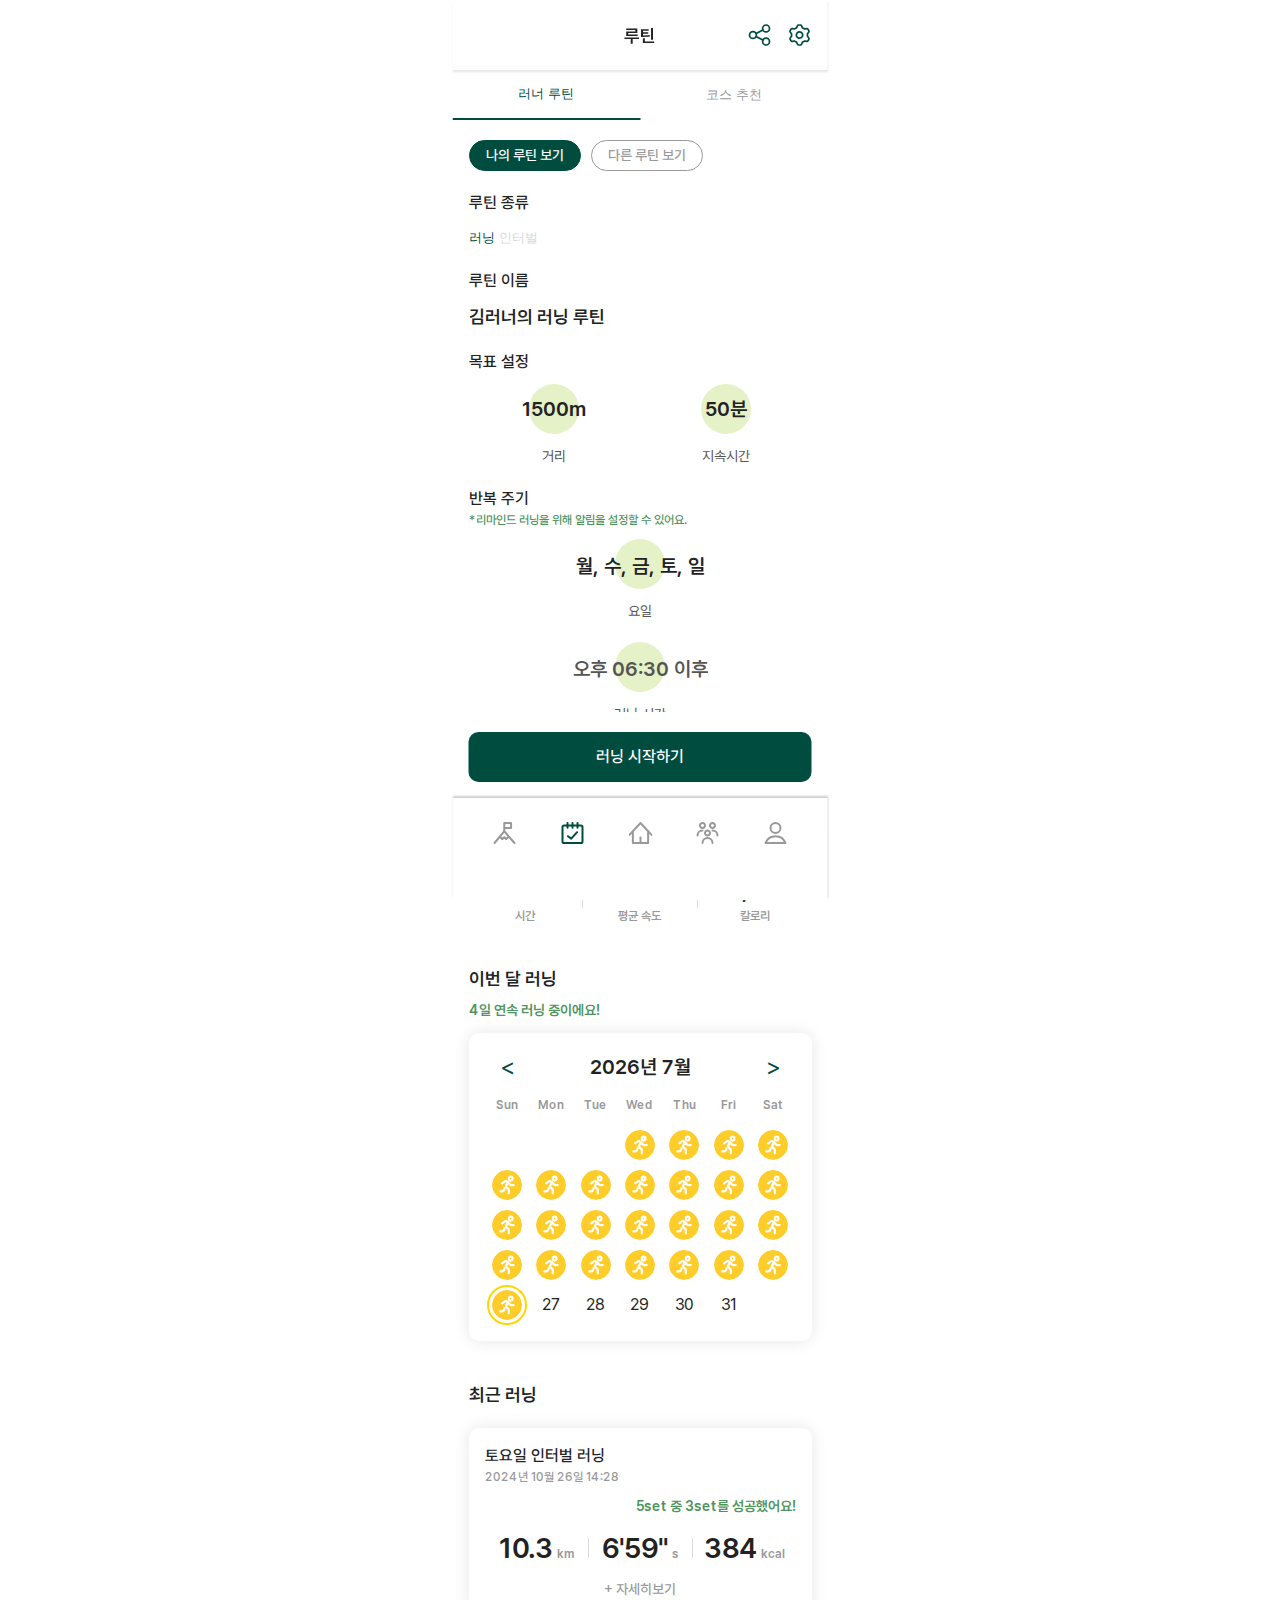
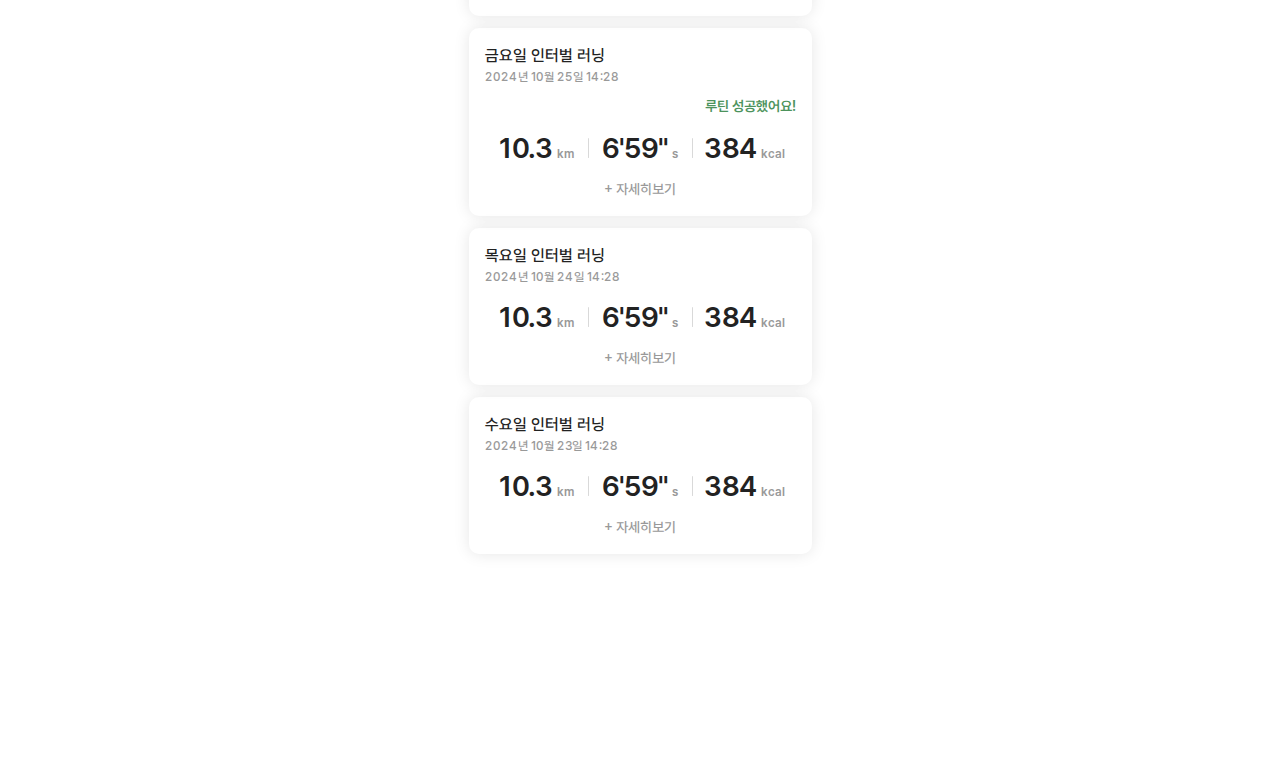
<file: sub/routine/routine_after_set.html>
<!DOCTYPE html>
<html lang="ko">

<head>
  <meta charset="UTF-8">
  <meta name="viewport" content="width=device-width, initial-scale=1.0">
  <title>STRIKE - 루틴</title>
  <!-- FONT -->
  <link rel="stylesheet" href="../../css/font.css">

  <!-- CSS -->
  <link rel="stylesheet" href="../../css/reset.css">
  <link rel="stylesheet" href="https://cdn.jsdelivr.net/npm/swiper@11/swiper-bundle.min.css">
  <link rel="stylesheet" href="../../css/common.css">
  <link rel="stylesheet" href="../../css/style.css">

  <!-- JS -->
  <script src="../../js/jquery-3.7.1.min.js"></script>
  <script src="https://cdn.jsdelivr.net/npm/swiper@11/swiper-bundle.min.js"></script>
  <script src="../../js/main.js"></script>
</head>

<body>
  <div id="wrap">

    <header id="header" class="topbar topbar_main">
      <h1>루틴</h1>
      <div class="util util_routine">
        <a href="#" class="btn_share">공유하기</a>
        <a href="#" class="btn_setting">설정하기</a>
        <a href="#" class="btn_bell">알림</a>
      </div><!--//util-->
    </header><!--//topbar_main-->

    <div id="menu_list">
      <button class="active">러너 루틴</button>
      <button>코스 추천</button>
    </div><!--//menu_list-->

    <main id="main" class="main">

      <section id="set" class="section set after_set">

        <div id="page_list">

          <div class="page_list01">

            <ul class="tag_list tag_list02">
              <li class="active"><a href="#">나의 루틴 보기</a></li>
              <li><a href="#">다른 루틴 보기</a></li>
            </ul>

            <div class="tab_page">
              <div class="page01">
                <div class="inner">

                  <div class="tit_set01">
                    <h2>루틴 종류</h2>
                    <div class="tab_3rd">
                      <button class="active">러닝</button>
                      <button>인터벌</button>
                    </div><!--//tab_3rd-->
                  </div><!--//tit_set01-->

                  <div class="list_3rd">
                    <div class="page01_3rd">

                      <div class="section_set">

                        <div class="tit_set01">
                          <h2>루틴 이름</h2>
                          <b>김러너의 러닝 루틴</b>
                        </div><!--//tit_set01-->

                        <div class="tit_set01 finished">
                          <h2>목표 설정</h2>
                          <ul class="set_list list01">
                            <li>거리</li>
                            <li>지속시간</li>
                          </ul>
                        </div><!--//tit_set01-->

                        <div class="tit_set01 finished">
                          <h2>반복 주기 <span>&#42;리마인드 러닝을 위해 알림을 설정할 수 있어요.</span>
                          </h2>
                          <ol class="set_list list02">
                            <li>요일</li>
                            <li>러닝 시간</li>
                          </ol>
                        </div><!--//tit_set01-->

                      </div><!--//section_set-->

                      <div class="sub_section section_total">
                        <h3>전체 러닝</h3>
                        <p>총<span>8491</span>km</p>
                        <ol class="result_list">
                          <li class="txt">584</li>
                          <li class="guide_line"></li>
                          <li class="txt">7'45"</li>
                          <li class="guide_line"></li>
                          <li class="txt">18,546</li>
                        </ol>
                      </div><!--//section_total-->

                      <div class="sub_section section_monthly">
                        <h3>이번 달 러닝</h3>
                        <i>4일 연속 러닝 중이에요!</i>
                        <div class="calendar-container">
                          <div class="month-nav">
                            <span class="arrow" id="prevMonth">&lt;</span>
                            <span class="current-month" id="currentMonth"></span>
                            <span class="arrow" id="nextMonth">&gt;</span>
                          </div>

                          <div class="calendar" id="calendarDays">
                            <div class="day-name">Sun</div>
                            <div class="day-name">Mon</div>
                            <div class="day-name">Tue</div>
                            <div class="day-name">Wed</div>
                            <div class="day-name">Thu</div>
                            <div class="day-name">Fri</div>
                            <div class="day-name">Sat</div>
                          </div>
                        </div>
                      </div>

                      <div class="sub_section section_latest">
                        <h3>최근 러닝</h3>
                        <ol class="latest_list">

                          <li class="latest_card">
                            <h4>토요일 인터벌 러닝
                              <span>2024년 10월 26일 14:28</span>
                            </h4>
                            <i>5set 중 3set를 성공했어요!</i>
                            <ol class="result_list">
                              <li class="txt">10.3</li>
                              <li class="guide_line"></li>
                              <li class="txt">6'59"</li>
                              <li class="guide_line"></li>
                              <li class="txt">384</li>
                            </ol>
                            <a href="#" class="btn_more">+ 자세히보기</a>
                          </li><!--//latest_card-->

                          <li class="latest_card">
                            <h4>금요일 인터벌 러닝
                              <span>2024년 10월 25일 14:28</span>
                            </h4>
                            <i>루틴 성공했어요!</i>
                            <ol class="result_list">
                              <li class="txt">10.3</li>
                              <li class="guide_line"></li>
                              <li class="txt">6'59"</li>
                              <li class="guide_line"></li>
                              <li class="txt">384</li>
                            </ol>
                            <a href="#" class="btn_more">+ 자세히보기</a>
                          </li><!--//latest_card-->

                          <li class="latest_card">
                            <h4>목요일 인터벌 러닝
                              <span>2024년 10월 24일 14:28</span>
                            </h4>
                            <ol class="result_list">
                              <li class="txt">10.3</li>
                              <li class="guide_line"></li>
                              <li class="txt">6'59"</li>
                              <li class="guide_line"></li>
                              <li class="txt">384</li>
                            </ol>
                            <a href="#" class="btn_more">+ 자세히보기</a>
                          </li><!--//latest_card-->

                          <li class="latest_card">
                            <h4>수요일 인터벌 러닝
                              <span>2024년 10월 23일 14:28</span>
                            </h4>
                            <ol class="result_list">
                              <li class="txt">10.3</li>
                              <li class="guide_line"></li>
                              <li class="txt">6'59"</li>
                              <li class="guide_line"></li>
                              <li class="txt">384</li>
                            </ol>
                            <a href="#" class="btn_more">+ 자세히보기</a>
                          </li><!--//latest_card-->

                        </ol>
                      </div>

                    </div><!--//page01_3rd-->

                    <div class="page02_3rd"></div><!--//page02_3rd-->

                  </div><!--//list_3rd-->

                </div><!--//inner-->
              </div><!--//page01-->

              <div class="page02"></div>
            </div><!--//tab_page-->
          </div><!--//page_list01-->

          <div class="page_list02">
            <div class="inner">
              <div class="section_course02">
                <h3>내 주변 코스 추천</h3>
                <ol class="course_list">

                  <li class="course_card card01">
                    <a href="course01.html">
                      <div class="inner">
                        <div class="txt_box">
                          <h4><span>0.2km 이내</span>초보자도 쉽게 뛰는 코스</h4>
                          <ol class="info_list">
                            <li>10<span>거리<i>(km)</i></span></li>
                            <li>1<span>시간<i>(h)</i></span></li>
                            <li class="img"><img src="../../img/sub/routine/star1.svg" alt="난이도"><span>난이도</span></li>
                            <li>평지<span>경사도</span></li>
                          </ol>
                        </div><!--//txt_box-->
                        <div class="img_box"></div>
                      </div><!--//inner-->
                      <div class="line"></div>
                      <ul>
                        <li><img src="../../img/common/icon_heart_stroke_green.svg" alt="좋아요">32</li>
                        <li><img src="../../img/common/icon_eye_green.svg" alt="조회수">72</li>
                      </ul>
                    </a>
                  </li><!--//course_card card01-->

                  <li class="course_card card02">
                    <a href="#">
                      <div class="inner">
                        <div class="txt_box">
                          <h4><span>0.6km 이내</span>오선뷰와 함께 달리는 광안리 코스</h4>
                          <ol class="info_list">
                            <li>15<span>거리<i>(km)</i></span></li>
                            <li>1.5<span>시간<i>(h)</i></span></li>
                            <li class="img"><img src="../../img/sub/routine/star2.svg" alt="난이도"><span>난이도</span></li>
                            <li>평지<span>경사도</span></li>
                          </ol>
                        </div><!--//txt_box-->
                        <div class="img_box"></div>
                      </div><!--//inner-->
                      <div class="line"></div>
                      <ul>
                        <li><img src="../../img/common/icon_heart_stroke_green.svg" alt="좋아요">24</li>
                        <li><img src="../../img/common/icon_eye_green.svg" alt="조회수">50</li>
                      </ul>
                    </a>
                  </li><!--//course_card card02-->

                  <li class="course_card card03">
                    <a href="#">
                      <div class="inner">
                        <div class="txt_box">
                          <h4><span>0.8km 이내</span>민락 수변 공원 코스</h4>
                          <ol class="info_list">
                            <li>8<span>거리<i>(km)</i></span></li>
                            <li>50<span>시간<i>(m)</i></span></li>
                            <li class="img"><img src="../../img/sub/routine/star1.svg" alt="난이도"><span>난이도</span></li>
                            <li>평지<span>경사도</span></li>
                          </ol>
                        </div><!--//txt_box-->
                        <div class="img_box"></div>
                      </div><!--//inner-->
                      <div class="line"></div>
                      <ul>
                        <li><img src="../../img/common/icon_heart_stroke_green.svg" alt="좋아요">254</li>
                        <li><img src="../../img/common/icon_eye_green.svg" alt="조회수">3,172</li>
                      </ul>
                    </a>
                  </li><!--//course_card card03-->

                </ol>
              </div>
            </div>
          </div><!--//page_list02-->

        </div><!--//page_list-->

      </section><!--//set-->
    </main>

    <!--하단 고정 버튼-->
    <div class="btn_area routine routine_after">
      <a href="#" class="btn_btm active">러닝 시작하기</a>
    </div>

    <!-- 하단 내비게이션바-->
    <ul id="nav_bar">
      <li><a href="../challenge/challenge.html">챌린지</a></li>
      <li class="active"><a href="routine.html">루틴</a></li>
      <li><a href="#">메인홈</a></li>
      <li><a href="#">크루</a></li>
      <li><a href="#">마이페이지</a></li>
    </ul><!--//nav_bar-->

  </div><!--//wrap-->
</body>

</html>
</file>
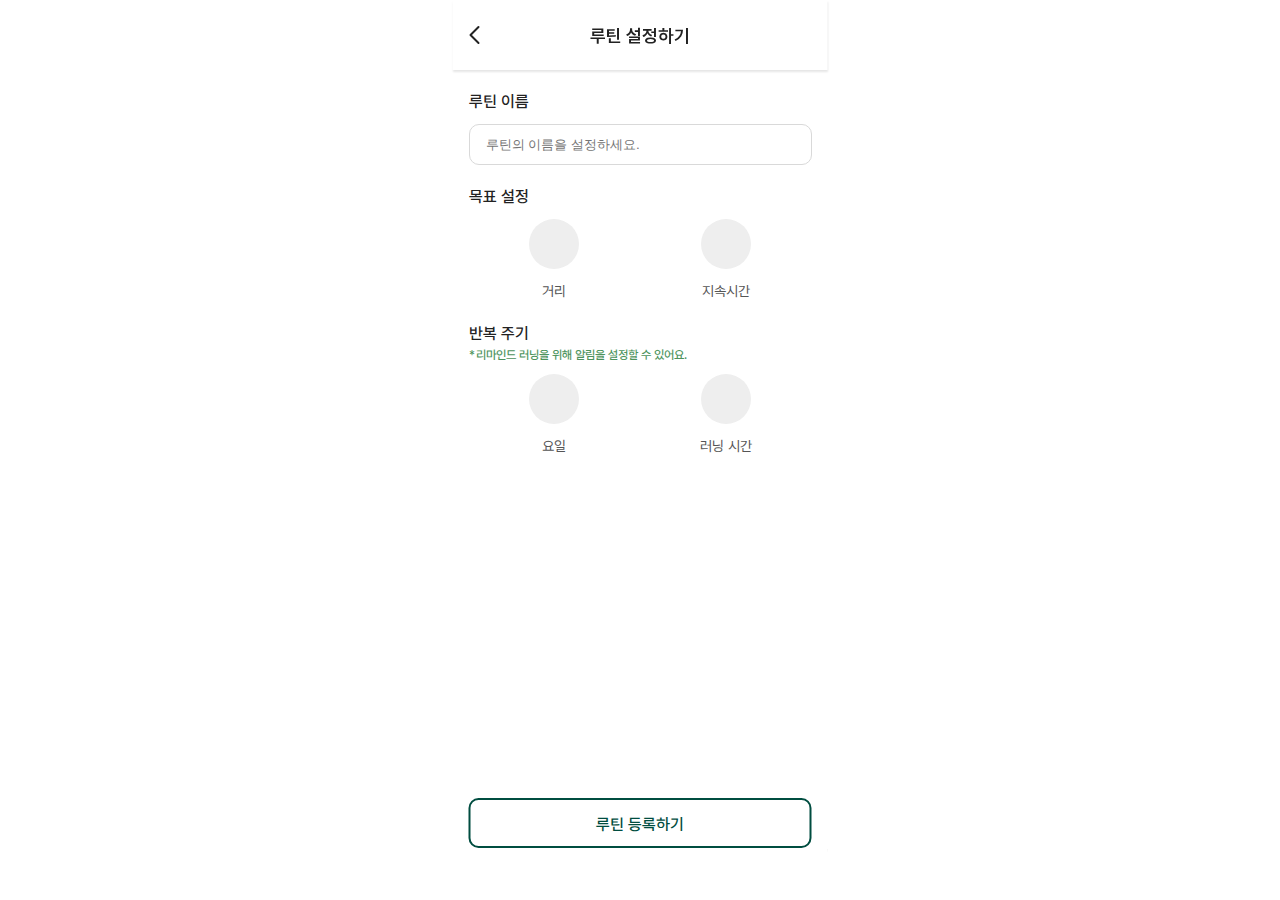
<file: sub/routine/routine_before_set.html>
<!DOCTYPE html>
<html lang="ko">

<head>
  <meta charset="UTF-8">
  <meta name="viewport" content="width=device-width, initial-scale=1.0">
  <title>STRIKE - 루틴 설정하기</title>
  <!-- FONT -->
  <link rel="stylesheet" href="../../css/font.css">

  <!-- CSS -->
  <link rel="stylesheet" href="../../css/reset.css">
  <link rel="stylesheet" href="https://cdn.jsdelivr.net/npm/swiper@11/swiper-bundle.min.css">
  <link rel="stylesheet" href="../../css/common.css">
  <link rel="stylesheet" href="../../css/style.css">

  <!-- JS -->
  <script src="../../js/jquery-3.7.1.min.js"></script>
  <script src="https://cdn.jsdelivr.net/npm/swiper@11/swiper-bundle.min.js"></script>
  <script src="../../js/main.js"></script>
</head>

<body>
  <div id="wrap">

    <header id="header" class="topbar topbar_back">
      <a href="routine.html" class="btn_back">뒤로가기</a>
      <h1>루틴 설정하기</h1>
    </header><!--//topbar_main-->

    <main id="main">
      <section id="set" class="section set">

        <div class="inner">

          <div class="tit_set01">
            <h2>루틴 이름</h2>
            <input type="text" placeholder="루틴의 이름을 설정하세요.">
          </div><!--//tit_set01-->

          <div class="tit_set01">
            <h2>목표 설정</h2>
            <ul class="set_list">
              <li>거리</li>
              <li>지속시간</li>
            </ul>
          </div><!--//tit_set01-->

          <div class="tit_set01">
            <h2>반복 주기 <span>&#42;리마인드 러닝을 위해 알림을 설정할 수 있어요.</span>
            </h2>
            <ol class="set_list">
              <li>요일</li>
              <li>러닝 시간</li>
            </ol>
          </div><!--//tit_set01-->

        </div><!--//inner-->

      </section><!--//set-->
    </main>

    <!--하단 고정 버튼-->
    <div class="btn_area">
      <a href="routine_set01.html" class="btn_btm default">루틴 등록하기</a>
    </div>

  </div><!--//wrap-->
</body>

</html>
</file>
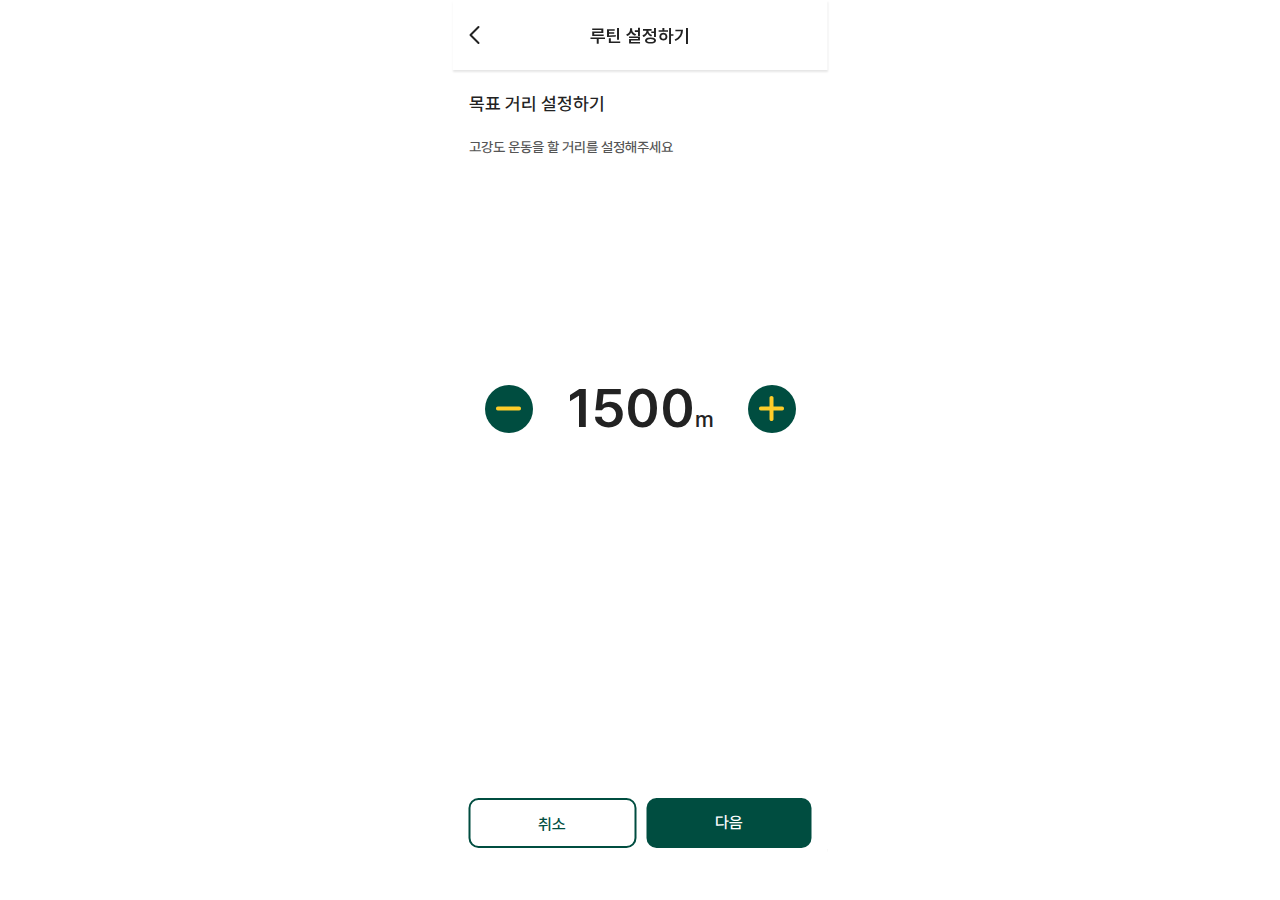
<file: sub/routine/routine_set01.html>
<!DOCTYPE html>
<html lang="ko">

<head>
  <meta charset="UTF-8">
  <meta name="viewport" content="width=device-width, initial-scale=1.0">
  <title>STRIKE - 루틴 설정하기</title>
  <!-- FONT -->
  <link rel="stylesheet" href="../../css/font.css">

  <!-- CSS -->
  <link rel="stylesheet" href="../../css/reset.css">
  <link rel="stylesheet" href="https://cdn.jsdelivr.net/npm/swiper@11/swiper-bundle.min.css">
  <link rel="stylesheet" href="../../css/common.css">
  <link rel="stylesheet" href="../../css/style.css">

  <!-- JS -->
  <script src="../../js/jquery-3.7.1.min.js"></script>
  <script src="https://cdn.jsdelivr.net/npm/swiper@11/swiper-bundle.min.js"></script>
  <script src="../../js/main.js"></script>
</head>

<body>
  <div id="wrap">

    <header id="header" class="topbar topbar_back">
      <a href="routine_before_set.html" class="btn_back">뒤로가기</a>
      <h1>루틴 설정하기</h1>
    </header><!--//topbar_main-->

    <main id="main">
      <section id="set" class="section set">

        <div class="inner">

          <div class="tit_set02">
            <h2>목표 거리 설정하기</h2>
            <p>고강도 운동을 할 거리를 설정해주세요</p>
            <div class="set_area">
              <button class="btn_minus"></button>
              <p>1500<span>m</span></p>
              <button class="btn_plus"></button>
            </div>
          </div><!--//tit_set02-->

        </div><!--//inner-->

      </section><!--//set-->
    </main>

    <!--하단 고정 버튼-->
    <div class="btn_area btn_set_btm">
      <a href="routine_before_set.html" class="btn_btm default">취소</a>
      <a href="routine_set02.html" class="btn_btm active">다음</a>
    </div>

  </div><!--//wrap-->
</body>

</html>
</file>
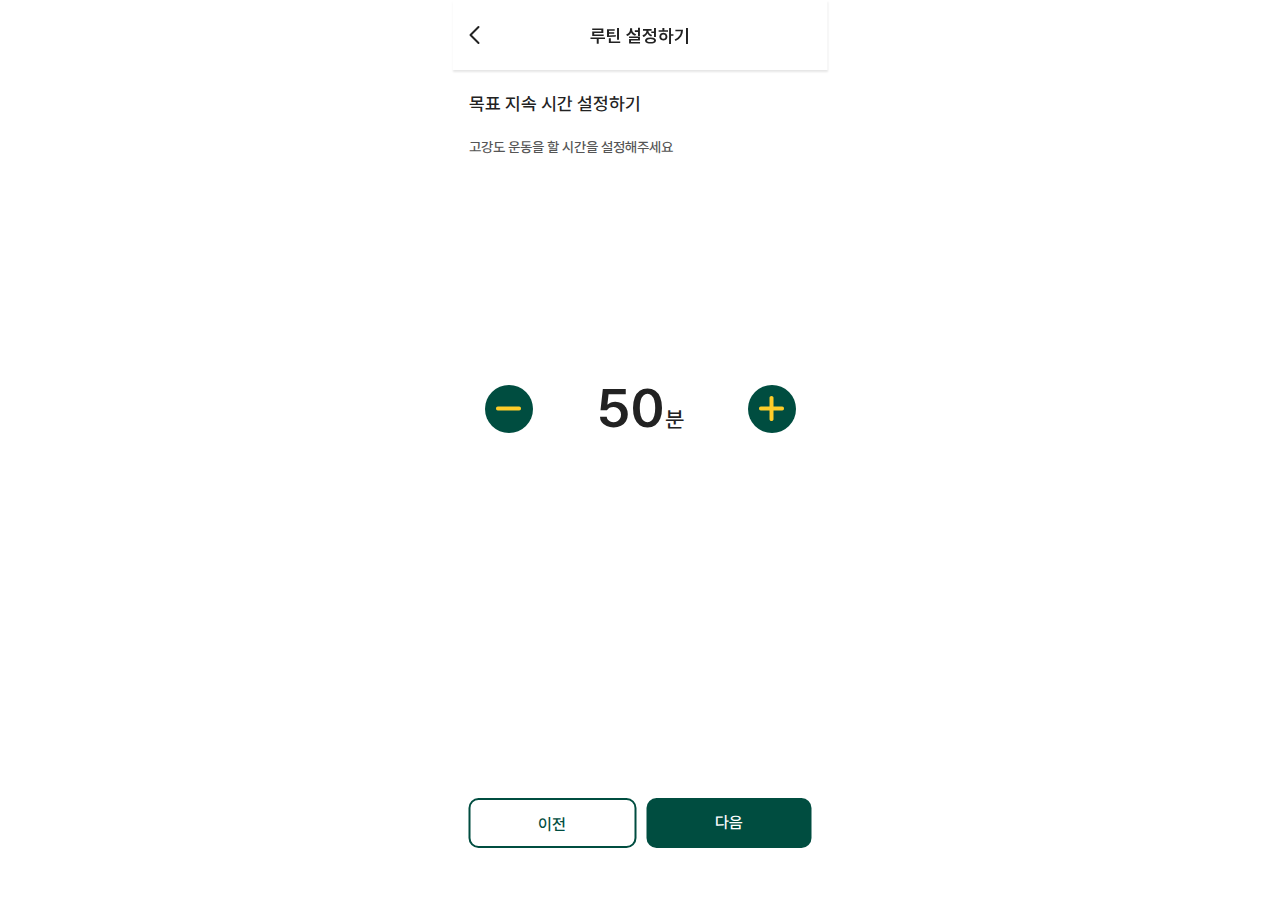
<file: sub/routine/routine_set02.html>
<!DOCTYPE html>
<html lang="ko">

<head>
  <meta charset="UTF-8">
  <meta name="viewport" content="width=device-width, initial-scale=1.0">
  <title>STRIKE - 루틴 설정하기</title>
  <!-- FONT -->
  <link rel="stylesheet" href="../../css/font.css">

  <!-- CSS -->
  <link rel="stylesheet" href="../../css/reset.css">
  <link rel="stylesheet" href="https://cdn.jsdelivr.net/npm/swiper@11/swiper-bundle.min.css">
  <link rel="stylesheet" href="../../css/common.css">
  <link rel="stylesheet" href="../../css/style.css">

  <!-- JS -->
  <script src="../../js/jquery-3.7.1.min.js"></script>
  <script src="https://cdn.jsdelivr.net/npm/swiper@11/swiper-bundle.min.js"></script>
  <script src="../../js/main.js"></script>
</head>

<body>
  <div id="wrap">

    <header id="header" class="topbar topbar_back">
      <a href="routine_before_set.html" class="btn_back">뒤로가기</a>
      <h1>루틴 설정하기</h1>
    </header><!--//topbar_main-->

    <main id="main">
      <section id="set" class="section set">

        <div class="inner">

          <div class="tit_set02">
            <h2>목표 지속 시간 설정하기</h2>
            <p>고강도 운동을 할 시간을 설정해주세요</p>
            <div class="set_area">
              <button class="btn_minus"></button>
              <p>50<span>분</span></p>
              <button class="btn_plus"></button>
            </div>
          </div><!--//tit_set02-->

        </div><!--//inner-->

      </section><!--//set-->
    </main>

    <!--하단 고정 버튼-->
    <div class="btn_area btn_set_btm">
      <a href="routine_set01.html" class="btn_btm default">이전</a>
      <a href="routine_set03.html" class="btn_btm active">다음</a>
    </div>

  </div><!--//wrap-->
</body>

</html>
</file>
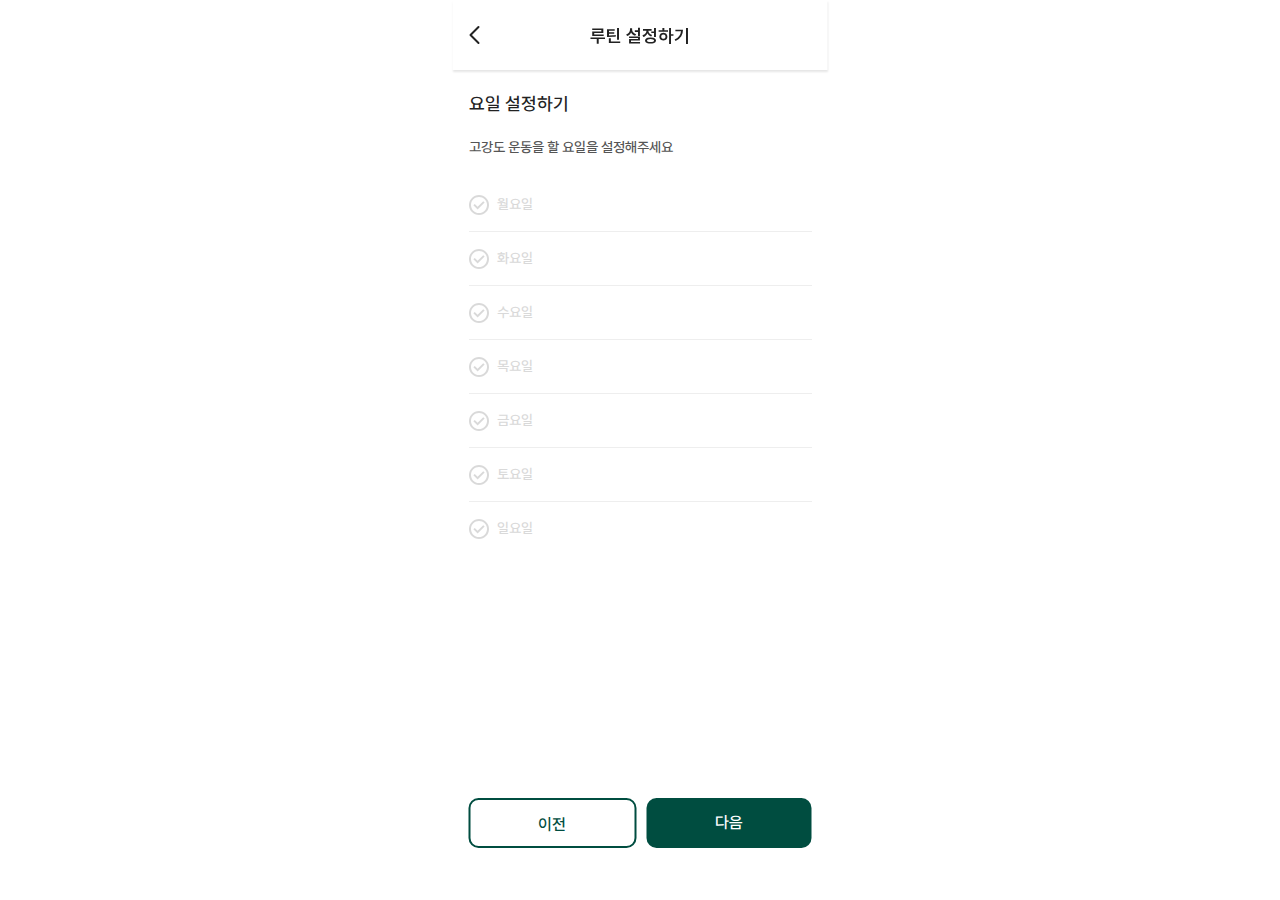
<file: sub/routine/routine_set03.html>
<!DOCTYPE html>
<html lang="ko">

<head>
  <meta charset="UTF-8">
  <meta name="viewport" content="width=device-width, initial-scale=1.0">
  <title>STRIKE - 루틴 설정하기</title>
  <!-- FONT -->
  <link rel="stylesheet" href="../../css/font.css">

  <!-- CSS -->
  <link rel="stylesheet" href="../../css/reset.css">
  <link rel="stylesheet" href="https://cdn.jsdelivr.net/npm/swiper@11/swiper-bundle.min.css">
  <link rel="stylesheet" href="../../css/common.css">
  <link rel="stylesheet" href="../../css/style.css">

  <!-- JS -->
  <script src="../../js/jquery-3.7.1.min.js"></script>
  <script src="https://cdn.jsdelivr.net/npm/swiper@11/swiper-bundle.min.js"></script>
  <script src="../../js/main.js"></script>
</head>

<body>
  <div id="wrap">

    <header id="header" class="topbar topbar_back">
      <a href="routine_before_set.html" class="btn_back">뒤로가기</a>
      <h1>루틴 설정하기</h1>
    </header><!--//topbar_main-->

    <main id="main">
      <section id="set" class="section set">

        <div class="inner">

          <div class="tit_set02">
            <h2>요일 설정하기</h2>
            <p>고강도 운동을 할 요일을 설정해주세요</p>
            <ul class="list_checkbox">
              <li><input type="checkbox" id="check1"><label for="check1"></label><label for="check1">월요일</label></li>
              <li class="line"></li>
              <li><input type="checkbox" id="check2"><label for="check2"></label><label for="check2">화요일</label></li>
              <li class="line"></li>
              <li><input type="checkbox" id="check3"><label for="check3"></label><label for="check3">수요일</label></li>
              <li class="line"></li>
              <li><input type="checkbox" id="check4"><label for="check4"></label><label for="check4">목요일</label></li>
              <li class="line"></li>
              <li><input type="checkbox" id="check5"><label for="check5"></label><label for="check5">금요일</label></li>
              <li class="line"></li>
              <li><input type="checkbox" id="check6"><label for="check6"></label><label for="check6">토요일</label></li>
              <li class="line"></li>
              <li><input type="checkbox" id="check7"><label for="check7"></label><label for="check7">일요일</label></li>
            </ul>
          </div><!--//tit_set02-->

        </div><!--//inner-->

      </section><!--//set-->
    </main>

    <!--하단 고정 버튼-->
    <div class="btn_area btn_set_btm">
      <a href="routine_set02.html" class="btn_btm default">이전</a>
      <a href="routine_set04.html" class="btn_btm active">다음</a>
    </div>

  </div><!--//wrap-->
</body>

</html>
</file>
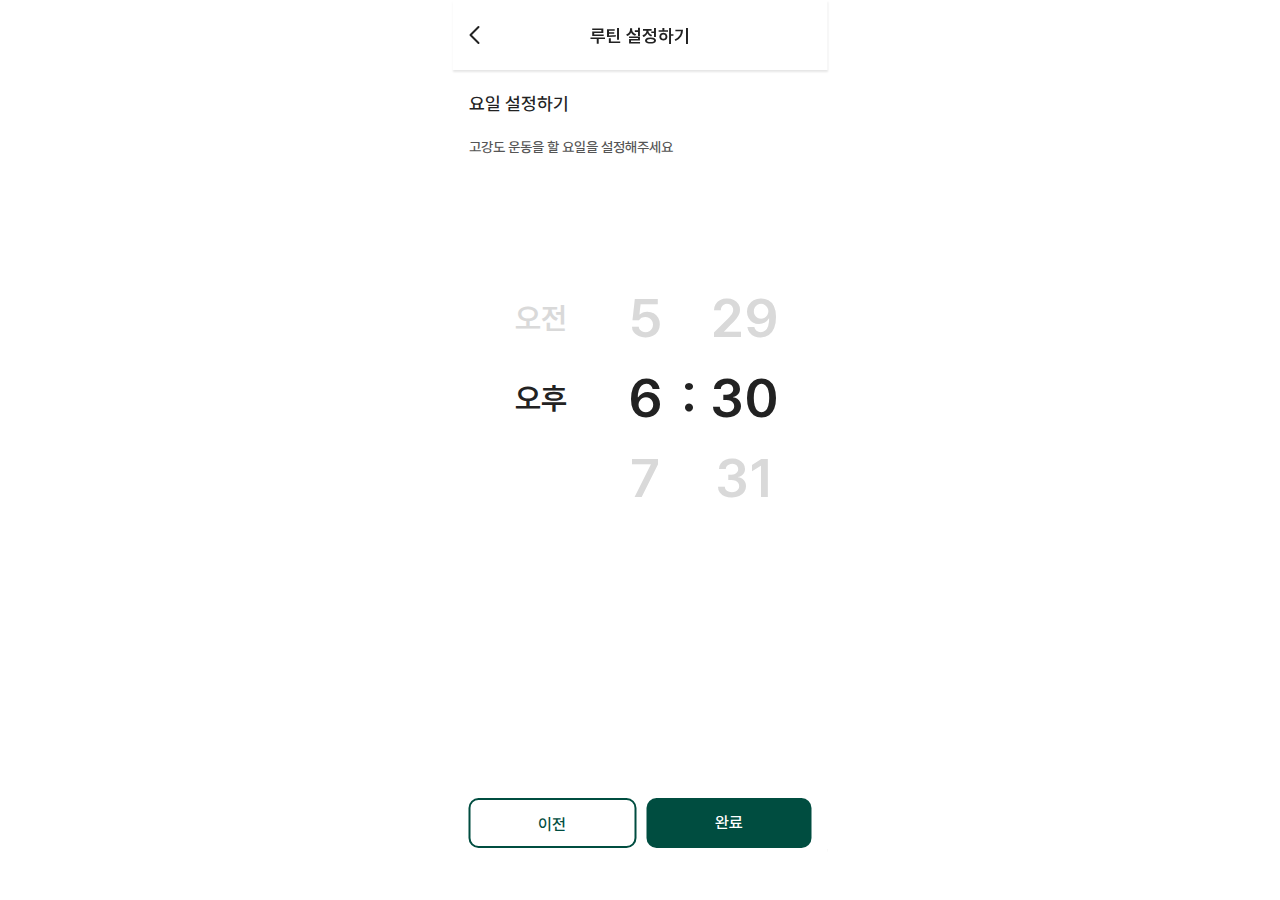
<file: sub/routine/routine_set04.html>
<!DOCTYPE html>
<html lang="ko">

<head>
  <meta charset="UTF-8">
  <meta name="viewport" content="width=device-width, initial-scale=1.0">
  <title>STRIKE - 루틴 설정하기</title>
  <!-- FONT -->
  <link rel="stylesheet" href="../../css/font.css">

  <!-- CSS -->
  <link rel="stylesheet" href="../../css/reset.css">
  <link rel="stylesheet" href="https://cdn.jsdelivr.net/npm/swiper@11/swiper-bundle.min.css">
  <link rel="stylesheet" href="../../css/common.css">
  <link rel="stylesheet" href="../../css/style.css">

  <!-- JS -->
  <script src="../../js/jquery-3.7.1.min.js"></script>
  <script src="https://cdn.jsdelivr.net/npm/swiper@11/swiper-bundle.min.js"></script>
  <script src="../../js/main.js"></script>
</head>

<body>
  <div id="wrap">

    <header id="header" class="topbar topbar_back">
      <a href="routine_before_set.html" class="btn_back">뒤로가기</a>
      <h1>루틴 설정하기</h1>
    </header><!--//topbar_main-->

    <main id="main">
      <section id="set" class="section set">

        <div class="inner">

          <div class="tit_set02">
            <h2>요일 설정하기</h2>
            <p>고강도 운동을 할 요일을 설정해주세요</p>
            <div class="timer_area">
              <ul class="timer_day">
                <li>오전</li>
                <li class="active">오후</li>
              </ul>
              <ul class="timer_hour">
                <li>5</li>
                <li class="active">6</li>
                <li>7</li>
              </ul>
              <ul class="timer_min">
                <li>29</li>
                <li class="active">30</li>
                <li>31</li>
              </ul>
            </div>
          </div><!--//tit_set02-->

        </div><!--//inner-->

      </section><!--//set-->
    </main>

    <!--하단 고정 버튼-->
    <div class="btn_area btn_set_btm">
      <a href="routine_set03.html" class="btn_btm default">이전</a>
      <a href="routine_set05.html" class="btn_btm active">완료</a>
    </div>

  </div><!--//wrap-->
</body>

</html>
</file>
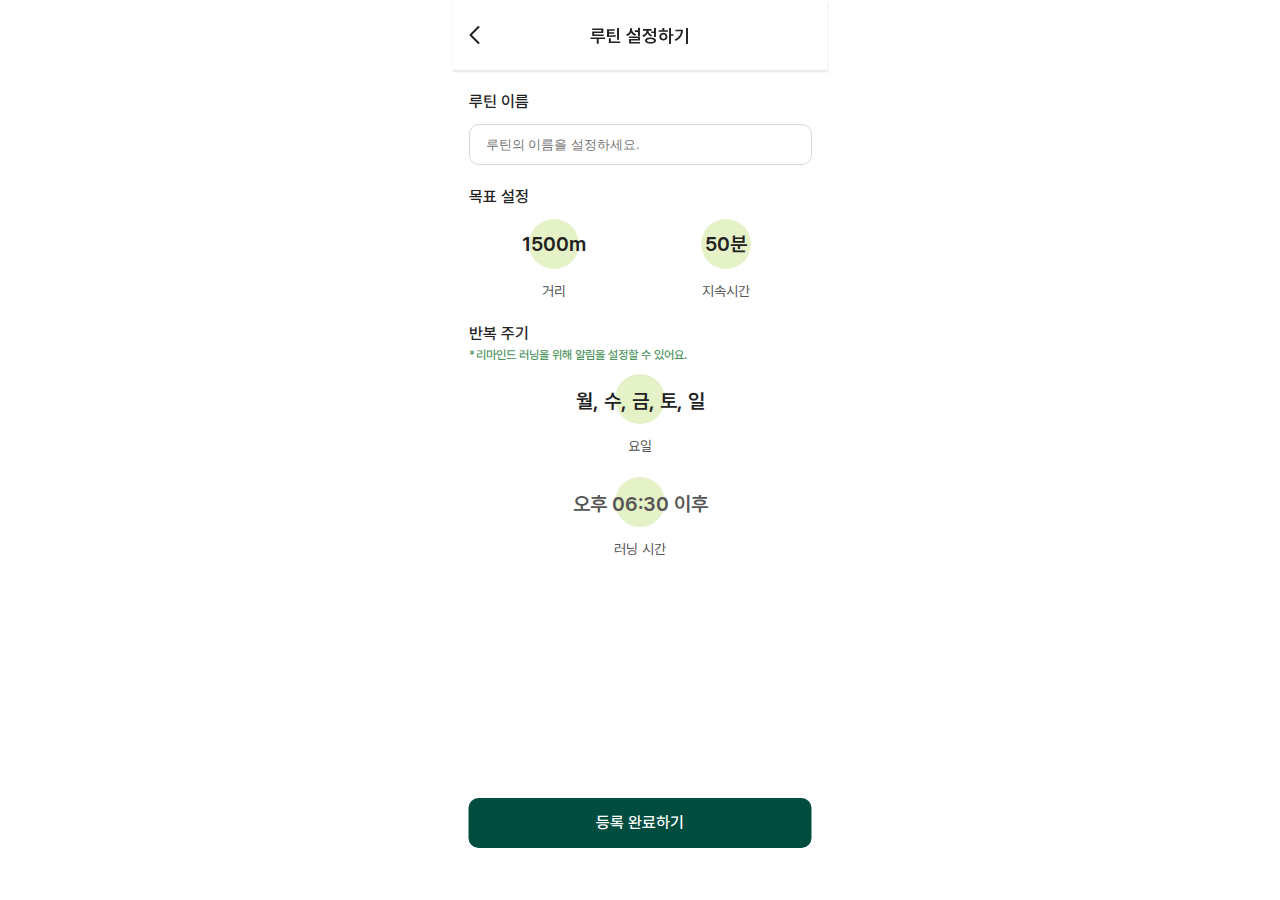
<file: sub/routine/routine_set05.html>
<!DOCTYPE html>
<html lang="ko">

<head>
    <meta charset="UTF-8">
    <meta name="viewport" content="width=device-width, initial-scale=1.0">
    <title>STRIKE - 루틴 설정하기</title>
    <!-- FONT -->
    <link rel="stylesheet" href="../../css/font.css">

    <!-- CSS -->
    <link rel="stylesheet" href="../../css/reset.css">
    <link rel="stylesheet" href="https://cdn.jsdelivr.net/npm/swiper@11/swiper-bundle.min.css">
    <link rel="stylesheet" href="../../css/common.css">
    <link rel="stylesheet" href="../../css/style.css">

    <!-- JS -->
    <script src="../../js/jquery-3.7.1.min.js"></script>
    <script src="https://cdn.jsdelivr.net/npm/swiper@11/swiper-bundle.min.js"></script>
    <script src="../../js/main.js"></script>
</head>

<body>
    <div id="wrap">

        <header id="header" class="topbar topbar_back">
            <a href="routine_before_set.html" class="btn_back">뒤로가기</a>
            <h1>루틴 설정하기</h1>
        </header><!--//topbar_main-->

        <main id="main">
            <section id="set" class="section set">

                <div class="inner">

                    <div class="tit_set01">
                        <h2>루틴 이름</h2>
                        <input type="text" placeholder="루틴의 이름을 설정하세요.">
                    </div><!--//tit_set01-->

                    <div class="tit_set01 finished">
                        <h2>목표 설정</h2>
                        <ul class="set_list list01">
                            <li>거리</li>
                            <li>지속시간</li>
                        </ul>
                    </div><!--//tit_set01-->

                    <div class="tit_set01 finished">
                        <h2>반복 주기 <span>&#42;리마인드 러닝을 위해 알림을 설정할 수 있어요.</span>
                        </h2>
                        <ol class="set_list list02">
                            <li>요일</li>
                            <li>러닝 시간</li>
                        </ol>
                    </div><!--//tit_set01-->

                </div><!--//inner-->

            </section><!--//set-->
        </main>

        <!--하단 고정 버튼-->
        <div class="btn_area">
            <a href="routine_after_set.html" class="btn_btm active">등록 완료하기</a>
        </div>

    </div><!--//wrap-->
</body>

</html>
</file>
<file: css/font.css>
@font-face {
  font-family: "Pretendard";
  src: url("../font/Pretendard-Light.woff2") format("woff2"),
    url("../font/Pretendard-Light.woff") format("woff");
  font-weight: 300;
  font-style: normal;
  font-display: swap;
}

@font-face {
  font-family: "Pretendard";
  src: url("../font/Pretendard-Medium.woff2") format("woff2"),
    url("../font/Pretendard-Medium.woff") format("woff");
  font-weight: 500;
  font-style: normal;
  font-display: swap;
}

@font-face {
  font-family: "Pretendard";
  src: url("../font/Pretendard-Bold.woff2") format("woff2"),
    url("../font/Pretendard-Bold.woff") format("woff");
  font-weight: 700;
  font-style: normal;
  font-display: swap;
}

@font-face {
  font-family: "Pretendard";
  src: url("../font/Pretendard-SemiBold.woff2") format("woff2"),
    url("../font/Pretendard-SemiBold.woff") format("woff");
  font-weight: 600;
  font-style: normal;
  font-display: swap;
}

@font-face {
  font-family: "Pretendard";
  src: url("../font/Pretendard-Regular.woff2") format("woff2"),
    url("../font/Pretendard-Regular.woff") format("woff");
  font-weight: 400;
  font-style: normal;
  font-display: swap;
}
</file>
<file: css/style.css>
@charset "utf-8";

:root {
  /*  COLOR  */
  --run-main-green: #004d40;
  --run-main-yellow: #ffcd29;
  --run-main-red: #FF3819;
  --run-main-mint: #3AE9E6;
  --run-main-white: #ffffff;
  --run-main-black: #222;
  --run-main-darkgray: #555;
  --run-main-gray: #999;
  --run-main-lightgray01: #d9d9d9;
  --run-main-lightgray02: #eee;
  --run-sub-green02: #4C935C;
}

#wrap {
  position: relative;
}
.splash {
  display: flex;
  justify-content: center;
  align-items: center;
  flex-direction: column;
  background: var(--run-main-green);
}
.splash img {
  animation: opacity 1s linear;
}
.splash p {
  color: var(--run-main-white);
  font-size: 1.4rem;
}

@keyframes opacity {
  0% {
    opacity: 0;
  }
  100% {
    opacity: 1;
  }
}

/* onboard */
.onboard-pagination {
  position: absolute;
  left: 50%;
  top: 40px;
}

/* challenge.html */
/*page_list01*/
.swiper a {
  display: flex;
  width: 100%;
  height: 240px;
  flex-direction: column;
}
.swiper .swiper-pagination {
  left: auto;
  right: 16px;
  bottom: 16px;
  width: 55px;
  padding: 4px 4px;
  font-size: 1.2rem;
  color: var(--run-main-white);
  border-radius: 500px;
  background: rgba(0, 0, 0, 0.4);
}

.banner01 a:first-child {
  background: url(../img/sub/challenge/banner_challenge01.png) no-repeat center/cover;
}
.banner01 a:nth-child(2) {
  background: url(../img/sub/challenge/banner_challenge01.png) no-repeat center/cover;
}
.banner01 a:last-child {
  background: url(../img/sub/challenge/banner_challenge01.png) no-repeat center/cover;
}

/*.section*/
.line {
  width: 100%;
  height: 1px;
  background: var(--run-main-lightgray02);
}

.section {
  padding: 20px 0;
}
.section:last-child {
  padding: 20px 0 130px;
}

.sub_section {
  padding: 20px 0;
}
.sub_section h3 {
  font-weight: 600;
  font-size: 1.8rem;
}

.section .tit {
  display: flex;
  justify-content: space-between;
  align-items: end;
}
.section .tit h2 {
  font-weight: 600;
  font-size: 1.8rem;
}
.section .tit .btn_view {
  color: var(--run-main-darkgray);
  font-size: 1.4rem;
}

.section .card_list {
  display: flex;
  padding: 20px 0 0;
  flex-direction: column;
  gap: 16px;
}

/*.all*/
.all {
  text-align: center;
}
.all p {
  padding: 0 0 10px;
  color: var(--run-main-darkgray);
  font-weight: 500;
  font-size: 1.2rem;
}
.view_all {
  padding: 6px 12px;
  color: var(--run-main-green);
  font-weight: 500;
  font-size: 1.4rem;
  border: 2px solid var(--run-main-green);
  border-radius: 50px;
}

/*#ing*/
#ing .card_ing {
  display: flex;
  justify-content: space-between;
}

#ing .card_ing .img_box {
  width: 80px;
  height: 80px;
  border-radius: 10px;
}

#ing .card_ing .txt_box {
  display: flex;
  width: 180px;
  padding: 2px 0;
  flex-direction: column;
  justify-content: space-between;
}
#ing .card_ing .txt_box h3 {
  font-weight: 500;
  font-size: 1.6rem;
}
#ing .card_ing .txt_box h3+p {
  margin: 0 0 20px;
  color: var(--run-main-darkgray);
  font-size: 1.4rem;
}
#ing .card_ing .txt_box span {
  color: var(--run-main-gray);
  font-weight: 500;
  font-size: 1.2rem;
}

#ing .card_ing .d-day {
  display: flex;
  width: 26px;
  flex-direction: column;
  justify-content: space-between;
  align-items: center;
}
#ing .card_ing .d-day span, #ing .card_ing .d-day p {
  color: var(--run-main-gray);
  font-weight: 500;
  font-size: 1.4rem;
}

#ing .ing01 .img_box {
  background: url(../img/sub/challenge/challenge01.jpg) no-repeat center/cover;
}
#ing .ing02 .img_box {
  background: url(../img/sub/challenge/challenge02.jpg) no-repeat center/cover;
}
#ing .ing03 .img_box {
  background: url(../img/sub/challenge/challenge03.jpg) no-repeat center/cover;
}
#ing .ing04 .img_box {
  background: url(../img/sub/challenge/challenge04.jpg) no-repeat center/cover;
}

/*#special*/
#special .swiper {
  padding: 20px 16px 0;
}
#special .swiper > div {
  height: 310px;
}
#special .swiper a {
  height: auto;
}

#special .swiper .img_box {
  width: 100%;
  height: 220px;
  border-radius: 10px 10px 0 0;
  box-shadow: 0px 0px 16px 0px rgba(0, 0, 0, 0.1);
}

#special .swiper .txt_box {
  display: flex;
  padding: 10px;
  flex-direction: column;
  border-radius: 0 0 10px 10px;
  box-shadow: 0px 0px 16px 0px rgba(0, 0, 0, 0.1);
}
#special .swiper .txt_box span {
  color: var(--run-main-darkgray);
  font-size: 1.2rem;
}
#special .swiper .txt_box h4 {
  padding: 2px 0 6px;
  font-weight: 500;
  font-size: 1.6rem;
}
#special .swiper .txt_box h4+p {
  color: var(--run-main-darkgray);
  font-size: 1.4rem;
}

#special .special01 .img_box {
  background: url(../img/sub/challenge/special_challenge01.png) no-repeat center/cover;
}
#special .special02 .img_box {
  background: url(../img/sub/challenge/special_challenge02.jpg) no-repeat center/cover;
}
#special .special03 .img_box {
  background: url(../img/sub/challenge/special_challenge03.jpg) no-repeat center/cover;
}


/*#ing_challenge*/
#ing_challenge .card_ing {
  display: flex;
  justify-content: space-between;
}

#ing_challenge .card_ing .img_box {
  width: 80px;
  height: 80px;
  border-radius: 10px;
}

#ing_challenge .card_ing .txt_box {
  display: flex;
  width: 180px;
  padding: 2px 0;
  flex-direction: column;
  justify-content: space-between;
}
#ing_challenge .card_ing .txt_box h3 {
  font-weight: 500;
  font-size: 1.6rem;
}
#ing_challenge .card_ing .txt_box h3+p {
  margin: 0 0 20px;
  color: var(--run-main-darkgray);
  font-size: 1.4rem;
}
#ing_challenge .card_ing .txt_box span {
  color: var(--run-main-gray);
  font-weight: 500;
  font-size: 1.2rem;
}

#ing_challenge .card_ing .d-day {
  display: flex;
  width: 26px;
  flex-direction: column;
  justify-content: center;
  align-items: center;
}
#ing_challenge .card_ing .d-day p {
  color: var(--run-main-gray);
  font-weight: 500;
  font-size: 1.4rem;
}

#ing_challenge .ing01 .img_box {
  background: url(../img/sub/challenge/challenge01.jpg) no-repeat center/cover;
}
#ing_challenge .ing02 .img_box {
  background: url(../img/sub/challenge/challenge02.jpg) no-repeat center/cover;
}
#ing_challenge .ing03 .img_box {
  background: url(../img/sub/challenge/challenge03.jpg) no-repeat center/cover;
}
#ing_challenge .ing04 .img_box {
  background: url(../img/sub/challenge/challenge04.jpg) no-repeat center/cover;
}


/*page_list02*/
.page_list02 {
  display: none;
}
.km_list {
  display: flex;
  gap: 10px;
}
.km_list li {
  padding: 2px 10px;
  color: var(--run-main-white);
  font-size: 1.4rem;
  border-radius: 50px;
  background: var(--run-main-green);
}
.km_list li.full, .km_list li.half {
  background: var(--run-main-mint);
}

/*banner02*/
.banner02 a {
  display: flex;
  padding: 16px;
  flex-direction: column;
  justify-content: end;
}
.banner02 .txt_box span {
  color: var(--run-main-white);
  font-size: 1.4rem;
}
.banner02 .txt_box p {
  padding: 4px 0 0;
  color: var(--run-main-white);
  font-weight: 600;
  font-size: 2.2rem;
}

.banner02 .swiper-pagination {
  color: var(--run-main-white);
  background: rgba(255, 255, 255, 0.4);
}

.banner02 a:first-child {
  background: linear-gradient(rgba(0,0,0,0.4), rgba(0,0,0,0.4)) ,url(../img/sub/challenge/banner_marathon01.jpg) no-repeat center/cover;
}
.banner02 a:nth-child(2) {
  background: linear-gradient(rgba(0,0,0,0.4), rgba(0,0,0,0.4)) ,url(../img/sub/challenge/banner_marathon01.jpg) no-repeat center/cover;
}
.banner02 a:last-child {
  background: linear-gradient(rgba(0,0,0,0.4), rgba(0,0,0,0.4)) ,url(../img/sub/challenge/banner_marathon01.jpg) no-repeat center/cover;
}

/*tag_list*/
.tag_list {
  display: flex;
  padding: 20px 16px 0;
  gap: 10px;
}
.tag_list02 {
  padding: 0 16px 20px;
}
.tag_list li.active a {
  color: var(--run-main-white);
  border: 1px solid var(--run-main-green);
  background: var(--run-main-green);
}
.tag_list li a {
  display: block;
  padding: 4px 16px;
  color: var(--run-main-gray);
  font-weight: 500;
  font-size: 1.4rem;
  border: 1px solid var(--run-main-gray);
  border-radius: 50px;
}

/*#now*/
#now  .swiper {
  padding: 20px 16px 0;
}
#now .swiper > div {
  height: 310px;
}
#now .swiper a {
  width: 343px;
  height: auto;
}

#now .swiper .img_box {
  display: flex;
  width: 100%;
  height: 220px;
  padding: 10px;
  flex-direction: column;
  justify-content: end;
  align-items: end;
  border-radius: 10px 10px 0 0;
  box-shadow: 0px 0px 16px 0px rgba(0, 0, 0, 0.1);
}

#now .swiper .txt_box {
  display: flex;
  padding: 10px;
  flex-direction: column;
  border-radius: 0 0 10px 10px;
  box-shadow: 0px 0px 16px 0px rgba(0, 0, 0, 0.1);
}
#now .swiper .txt_box span {
  color: var(--run-main-darkgray);
  font-size: 1.2rem;
}
#now .swiper .txt_box h4 {
  padding: 2px 0 6px;
  font-weight: 500;
  font-size: 1.6rem;
}
#now .swiper .txt_box h4+p {
  color: var(--run-main-darkgray);
  font-size: 1.4rem;
}

#now .now01 .img_box {
  background: linear-gradient(rgba(0,0,0,0.2), rgba(0,0,0,0.2)), url(../img/sub/challenge/marathon01.jpg) no-repeat center/cover;
}
#now .now02 .img_box {
  background: linear-gradient(rgba(0,0,0,0.2), rgba(0,0,0,0.2)), url(../img/sub/challenge/marathon02.jpg) no-repeat center/cover;
}

/*#ing_competition*/
#ing_competition .card_ing {
  display: flex;
  justify-content: space-between;
}

#ing_competition .card_ing .img_box {
  width: 80px;
  height: 80px;
  border-radius: 10px;
}

#ing_competition .card_ing .txt_box {
  display: flex;
  width: 210px;
  flex-direction: column;
  justify-content: space-between;
}
#ing_competition .card_ing .txt_box h3 {
  font-weight: 500;
  font-size: 1.4rem;
}
#ing_competition .card_ing .txt_box h3+p {
  margin: 0 0 4px;
  color: var(--run-main-darkgray);
  font-size: 1.4rem;
}
#ing_competition .card_ing .txt_box span {
  color: var(--run-main-gray);
  font-weight: 500;
  font-size: 1.2rem;
}
#ing_competition .card_ing .txt_box ul li {
  font-size: 1.2rem;
}

#ing_competition .card_ing .d-day {
  display: flex;
  width: 24px;
  flex-direction: column;
  justify-content: center;
  align-items: center;
}
#ing_competition .card_ing .d-day .soon {
  color: var(--run-main-red);
  font-weight: 500;
  font-size: 1.4rem;
}
#ing_competition .card_ing .d-day span, #ing_competition .card_ing .d-day p {
  color: var(--run-main-gray);
  font-weight: 500;
  font-size: 1.4rem;
}

#ing_competition .ing01 .img_box {
  background: url(../img/sub/challenge/marathon03.jpg) no-repeat center/cover;
}
#ing_competition .ing02 .img_box {
  background: url(../img/sub/challenge/marathon04.jpg) no-repeat center/cover;
}
#ing_competition .ing03 .img_box {
  background: url(../img/sub/challenge/marathon05.png) no-repeat center/cover;
}

/*page02*/
.page02 {
  display: none;
}
/*#weekly*/
#weekly .swiper {
  padding: 20px 16px 0;
}
#weekly .swiper > div {
  height: 220px;
}
#weekly .swiper a {
  display: flex;
  height: 205px;
  padding: 16px;
  flex-direction: column;
  gap: 12px;
  border-radius: 10px;
  box-shadow: 0px 0px 16px 0px rgba(0, 0, 0, 0.1);
}
#weekly .swiper a > img {
  width: 24px;
  height: 24px;
}

#weekly .top {
  display: flex;
  justify-content: space-between;
  align-items: center;
}
#weekly .top span {
  color: var(--run-main-gray);
  font-size: 1.2rem;
}
#weekly .top ul {
  display: flex;
  gap: 4px;
  align-items: center;
}
#weekly .top ul li {
  color: var(--run-main-darkgray);
  font-weight: 500;
  font-size: 1.2rem;
}
#weekly .top ul li:first-child {
  width: 18px;
  height: 18px;
  border-radius: 50%;
}

#weekly .weekly01 .top ul li:first-child {
  background: url(../img/sub/challenge/rank04.jpg) no-repeat center/cover;
}
#weekly .weekly02 .top ul li:first-child {
  background: url(../img/sub/challenge/rank05.jpg) no-repeat center/cover;
}

#weekly ol {
  display: flex;
  justify-content: space-between;
}
#weekly ol .txt_box {
  display: flex;
  width: 170px;
  height: 80px;
  padding: 4px 0;
  flex-direction: column;
  justify-content: space-between;
}
#weekly ol .txt_box p {
  width: 100%;
  white-space: nowrap;
  overflow: hidden;
  text-overflow: ellipsis;
  font-weight: 600;
  font-size: 1.4rem;
}
#weekly ol .txt_box span {
  display: -webkit-box;
  width: 100%;
  height: 50px;
  -webkit-box-orient: vertical;
  -webkit-line-clamp: 3;
  overflow: hidden;
  text-overflow: ellipsis;
  font-size: 1.2rem;
}
#weekly ol .img_box {
  width: 80px;
  height: 80px;
  border-radius: 10px;
}

#weekly .weekly01 ol .img_box {
  background: url(../img/sub/challenge/10km.jpg) no-repeat center/cover;
}
#weekly .weekly02 ol .img_box {
  background: url(../img/sub/challenge/marathon08.jpg) no-repeat center/cover;
}

#weekly .btm {
  display: flex;
  gap: 12px;
  justify-content: end;
}
#weekly .btm li {
  display: flex;
  gap: 4px;
  font-size: 1.2rem;
}
#weekly .btm li img {
  width: 14px;
  height: 14px;
}

/*#latest*/
#latest a {
  display: flex;
  flex-direction: column;
  gap: 8px;
}
#latest a > ul {
  display: flex;
  justify-content: space-between;
}

#latest .img .txt_box {
  width: 260px;
  padding: 2px 0;
}
#latest .txt .txt_box {
  width: 100%;
  padding: 2px 0;
}
#latest .txt_box h5 {
  width: 100%;
  margin: 0 0 4px;
  white-space: nowrap;
  overflow: hidden;
  text-overflow: ellipsis;
  font-weight: 500;
  font-size: 1.4rem;
}
#latest .txt_box h5+p {
  display: -webkit-box;
  width: 100%;
  height: 32px;
  -webkit-box-orient: vertical;
  -webkit-line-clamp: 2;
  overflow: hidden;
  text-overflow: ellipsis;
  color: var(--run-main-gray);
  font-weight: 500;
  font-size: 1.2rem;
}

#latest .img_box {
  width: 60px;
  height: 60px;
  border-radius: 10px;
}

#latest .latest01 .img_box {
  background: url(../img/sub/challenge/challenge02.jpg) no-repeat center/cover;
}
#latest .latest05 .img_box {
  background: url(../img/sub/challenge/rank08.jpg) no-repeat center/cover;
}

#latest ol {
  display: flex;
  justify-content: space-between;
  align-items: center;
}
#latest ol li {
  color: var(--run-main-gray);
  font-weight: 500;
  font-size: 1.2rem;
}
#latest ol li ul {
  display: flex;
  gap: 8px;
  align-items: center;
}
#latest ol li ul li {
  display: flex;
  gap: 4px;
  align-items: center;
}
#latest ol li ul li img {
  width: 14px;
  height: 14px;
}

/*#recommend*/
#recommend .card_list {
  flex-wrap: wrap;
  flex-direction: row;
  gap: 17px;
}
#recommend .card_list a {
  width: calc((100% - 17px) / 2);
}
#recommend a .img_box {
  display: flex;
  width: 163px;
  height: 163px;
  padding: 10px;
  border-radius: 10px 10px 0 0;
  box-shadow: 0px 0px 16px 0px rgba(0, 0, 0, 0.1);
  align-items: end;
  justify-content: end;
}
#recommend a .img_box .tag {
  padding: 2px 8px;
  color: var(--run-main-white);
  border-radius: 50px;
  font-size: 1.2rem;
  background: var(--run-main-green);
}

#recommend a.recommend01 .img_box {
  background: url(../img/sub/challenge/recommand01.jpg) no-repeat center/cover;
}
#recommend a.recommend02 .img_box {
  background: url(../img/sub/challenge/recommand02.jpg) no-repeat center/cover;
}
#recommend a.recommend03 .img_box {
  background: url(../img/sub/challenge/recommand03.jpg) no-repeat center/cover;
}
#recommend a.recommend04 .img_box {
  background: url(../img/sub/challenge/recommand04.jpg) no-repeat center/cover;
}

#recommend a .txt_box {
  width: 163px;
  height: auto;
  padding: 10px;
  border-radius: 0 0 10px 10px;
  box-shadow: 0px 0px 16px 0px rgba(0, 0, 0, 0.1);
}
#recommend a .txt_box span {
  color: var(--run-main-darkgray);
  font-size: 1rem;
}
#recommend a .txt_box h6 {
  display: -webkit-box;
  width: 100%;
  height: 44px;
  margin: 4px 0 12px;
  -webkit-box-orient: vertical;
  -webkit-line-clamp: 2;
  overflow: hidden;
  text-overflow: ellipsis;
  font-weight: 500;
  font-size: 1.6rem;
}

#recommend ol {
  display: flex;
  justify-content: space-between;
  align-items: center;
}
#recommend ol li {
  color: var(--run-main-darkgray);
  font-weight: 500;
  font-size: 1.2rem;
}
#recommend ol li ul {
  display: flex;
  gap: 8px;
  align-items: center;
}
#recommend ol li ul li {
  display: flex;
  gap: 4px;
  font-size: 1.2rem;
}
#recommend ol li ul li img {
  width: 14px;
  height: 14px;
}

/* challenge_01.html */
.section .tit_sub {
  display: flex;
  justify-content: space-between;
  align-items: center;
}
.section .tit_sub h2 {
  font-weight: 600;
  font-size: 2rem;
}
.section .tit_sub p {
  padding: 4px 12px;
  color: var(--run-main-white);
  font-size: 1.4rem;
  background: var(--run-main-green);
  border-radius: 50px;
}

/*#info*/
#info {
  display: flex;
  padding: 0 0 20px;
  flex-direction: column;
  gap: 20px;
}
#info .img_area {
  display: flex;
  width: 100%;
  height: 250px;
  padding: 16px;
  align-items: end;
  justify-content: end;
}
#info.challenge01 .img_area {
  background: url(../img/sub/challenge/challenge01.jpg) no-repeat center/cover;
}

#info .txt_area {
  display: flex;
  flex-direction: column;
  gap: 20px;
}

#info .info_list li:not(:last-child) {
  padding: 0 0 10px;
}
#info .info_list span {
  color: var(--run-main-darkgray);
  font-size: 1.4rem;
}
#info .info_list p {
  padding: 4px 0 0;
  font-weight: 500;
}

#info .info_list li .progress .walk {
  padding: 4px 0 8px;
  color: var(--run-main-gray);
  font-weight: 500;
  font-size: 2.2rem;
}
#info .info_list li .progress .walk .val {
  color: var(--run-main-green);
  font-style: normal;
  font-weight: 500;
  font-size: 2.2rem;
}
#info .info_list li .progress-bar-wrap {
  height: 10px;
  background: var(--run-main-lightgray01);
  border-radius: 50px;
}
#info .info_list li .progress-bar {
  width: 10px;
  height: 10px;
  transition: 0.9s;
  background-color: var(--run-main-green);
  border-radius: 50px;
}

/*#detail*/
#detail h2 {
  display: none;
}
#detail .category_list {
  display: flex;
  padding: 0 0 20px;
  gap: 20px;
}
#detail .category_list li.active p {
  color: var(--run-main-green);
  border-bottom: 2px solid var(--run-main-green);
}
#detail .category_list li p {
  padding: 0 0 4px;
  color: var(--run-main-gray);
  font-weight: 600;
  cursor: pointer;
}

#detail .detail_page {
  display: flex;
  flex-direction: column;
  gap: 10px;
}
#detail .page01 b {
  display: block;
  padding: 0 0 10px;
  font-weight: 400;
  font-size: 1.4rem;
}
#detail .page01 p {
  font-weight: 600;
}
#detail .page01 ol {
  padding-left: 16px;
  list-style: disc;
}
#detail .page01 ol li {
  font-weight: 500;
  font-size: 1.4rem;
}
#detail .page01 ol li:not(:last-child) {
  padding: 0 0 12px;
}

#detail .page02 {
  display: none;
}
#detail .page02 ul li {
  display: flex;
  align-items: center;
  gap: 16px;
}
#detail .page02 .img_box {
  width: 60px;
  height: 60px;
}
#detail .page02 .img01 {
  background: url(../img/sub/challenge/reward_10k.png) no-repeat center/contain;
}
#detail .page02 ul li p {
  font-weight: 500;
  font-size: 1.8rem;
}
#detail .page02 ul li p span {
  display: block;
  color: var(--run-main-darkgray);
  font-weight: 400;
  font-size: 1.4rem;
}

#detail .page03 {
  display: none;
}

/* marathon_01.html */
/*#info*/
#info .img_area .tag {
  padding: 4px 12px;
  color: var(--run-main-white);
  font-size: 1.4rem;
  background: var(--run-sub-green02);
  border-radius: 50px;
}
#info.marathon01 .img_area {
  background: linear-gradient(rgba(0,0,0,0.2), rgba(0,0,0,0.2)), url(../img/sub/challenge/marathon01.jpg) no-repeat center/cover;
}

#detail .page01 i {
  color: #F36C21;
  font-style: normal;
  font-weight: 600;
  font-size: 2.2rem;
}
#detail .page01 b span {
  font-weight: 600;
}
#detail .page01 .img_box {
  width: 343px;
  height: 343px;
}
#detail .page01 .img01 {
  background: url(../img/sub/challenge/6k01.jpg) no-repeat center/cover;
}
#detail .page01 .img02 {
  background: url(../img/sub/challenge/6k02.jpg) no-repeat center/cover;
}

/* routine.html */
.util_routine .btn_bell {
  display: none;
}
.routine {
  bottom: 66px;
}

.message {
  position: absolute;
  left: 50%;
  top: 50%;
  width: 375px;
  color: var(--run-main-gray);
  font-weight: 500;
  font-size: 1.8rem;
  transform: translate(-50%,-50%);
  text-align: center;
}

.section_course {
  padding: 20px 0 190px;
}
.section_course02 {
  padding: 0;
}
.course_list {
  display: flex;
  padding: 16px 0;
  flex-direction: column;
  gap: 16px;
}

.course_card {
  position: relative;
}
.course_card a {
  display: flex;
  padding: 16px;
  flex-direction: column;
  gap: 10px;
  border-radius: 10px;
  box-shadow: 0px 0px 16px 0px rgba(0, 0, 0, 0.1);
}

.course_card h4 {
  font-weight: 500;
  font-size: 1.4rem;
}
.course_card h4 span {
  display: block;
  color: var(--run-main-gray);
  font-size: 1.2rem;
}

.course_card .inner {
  display: flex;
  padding: 0;
  justify-content: space-between;
  align-items: center;
}
.course_card .info_list {
  display: flex;
  padding: 10px 0 0;
  gap: 16px;
}
.course_card .info_list li {
  color: var(--run-main-green);
  font-weight: 500;
  font-size: 2.2rem;
  text-align: center;
}
.course_card .info_list li span {
  display: block;
  color: var(--run-main-darkgray);
  font-size: 1.2rem;
}
.course_card .info_list li span i {
  font-style: normal;
  font-size: 1rem;
}

.course_card .inner .img_box {
  width: 60px;
  height: 60px;
}
.card01 .inner .img_box {
  background: url(../img/sub/routine/course_a.svg) no-repeat center/cover;
}
.card02 .inner .img_box {
  background: url(../img/sub/routine/course_b.svg) no-repeat center/cover;
}
.card03 .inner .img_box {
  background: url(../img/sub/routine/course_c.svg) no-repeat center/cover;
}

.course_card a > ul {
  display: flex;
  gap: 8px;
  align-items: center;
  justify-content: end;
}
.course_card a > ul li {
  display: flex;
  gap: 4px;
  font-size: 1.2rem;
  align-items: center;
}
.course_card a > ul li img {
  width: 14px;
  height: 14px;
}

/* #routine_before_set.html */
.set .tit_set01:not(:last-child) {
  padding: 0 0 20px;
}
.set .tit_set01 h2 {
  padding: 0 0 10px;
  font-weight: 500;
  font-size: 1.6rem;
}
.set input[type="text"] {
  display: block;
  width: 100%;
  padding: 12px 16px;
  border-radius: 10px;
  border: 1px solid var(--run-main-lightgray01);
}
.set .tit_set01 span {
  display: block;
  color: var(--run-sub-green02);
  font-weight: 500;
  font-size: 1.2rem;
}
.set .set_list {
  display: flex;
  flex-wrap: wrap;
  gap: 20px 0;
}
.set .set_list li {
  width: 50%;
  color: var(--run-main-darkgray);
  font-size: 1.4rem;
  text-align: center;
}
.set .set_list li::before {
  content: '';
  display: block;
  margin: 0 auto 12px;
  width: 50px;
  height: 50px;
  border-radius: 50%;
  background: var(--run-main-lightgray02);
}

/* #routine_set01.html */
.set .tit_set02 {
  display: flex;
  flex-direction: column;
  gap: 20px;
}
.set .tit_set02 h2 {
  font-weight: 500;
  font-size: 1.8rem;
}
.set .tit_set02 h2+p {
  color: var(--run-main-darkgray);
  font-weight: 500;
  font-size: 1.4rem;
}

.set .tit_set02 .set_area {
  display: flex;
  padding: 190px 16px 0;
  justify-content: space-between;
  align-items: center;
}
.set .tit_set02 .set_area button {
  width: 48px;
  height: 48px;
  border-radius: 50%;
}
.set .tit_set02 .set_area p {
  font-weight: 600;
  font-size: 5.4rem;
}
.set .tit_set02 .set_area p span {
  font-weight: 500;
  font-size: 2.2rem;
}

.set .tit_set02 .set_area .btn_minus {
  background: var(--run-main-green) url(../img/common/icon_minus_yellow.svg) no-repeat center/25px 25px;
}
.set .tit_set02 .set_area .btn_plus {
  background: var(--run-main-green) url(../img/common/icon_plus_yellow.svg) no-repeat center/25px 25px;
}

.btn_set_btm {
  display: flex;
  gap: 10px;
}

/* #routine_set03.html */
.set .list_checkbox li {
  display: flex;
  align-items: center;
  gap: 8px;
  font-weight: 500;
  font-size: 1.4rem;
}
.set .list_checkbox li:not(:last-child) {
  padding: 16px 0;
}
.set .list_checkbox li:last-child {
  padding: 16px 0 0;
}
.set .list_checkbox li.line 
{padding: 0;
}

.set .list_checkbox li input {
  display: none;
}
.set .list_checkbox li input+label {
  width: 20px;
  height: 20px;
  background: url(../img/common/icon_checkbox_lightgray.svg) no-repeat center/cover; cursor: pointer;
}
.set .list_checkbox li input:checked+label {
  background: url(../img/common/icon_checkbox_green.svg) no-repeat center/cover;
  cursor: pointer;
}
.set .list_checkbox li input+label+label {
  color: var(--run-main-lightgray01);
  cursor: pointer;
}
.set .list_checkbox li input:checked+label+label {
  color: var(--run-main-green);
  cursor: pointer;
}

/* #routine_set04.html */
.timer_area {
  display: flex;
  padding: 100px 32px 0;
  justify-content: space-between;
}
.timer_area ul li {
  display: flex;
  width: 70px;
  height: 80px;
  color: var(--run-main-lightgray01);
  align-items: center;
  justify-content: center;
  font-weight: 600;
  font-size: 5.4rem;
}
.timer_area ul li.active {
  color: var(--run-main-black);
}

.timer_area .timer_day li {
  width: 80px;
  font-size: 3rem;
}
.timer_area .timer_min {
  position: relative;
}
.timer_area .timer_min::before {
  content: ":";
  position: absolute;
  left: -28px;
  top: 31%;
  font-weight: 500;
  font-size: 5.4rem;
}

/* #routine_set05.html */
.set .finished .set_list li::before {
  display: flex;
  justify-content: center;
  color: var(--run-main-black);
  background: #E5F1C6;
  font-weight: 600;
  font-size: 2rem;
  line-height: 50px;
}

.set .finished .set_list.list01 li:first-child::before {
  content: '1500m';
}
.set .finished .set_list.list01 li:last-child::before {
  content: '50분';
}
.set .finished .set_list.list02 li {
  position: relative;
  width: 100%;
}
.set .finished .set_list.list02 li:first-child::after {
  content: '월, 수, 금, 토, 일';
  position: absolute;
  left: 50%;
  top: 50%;
  color: var(--run-main-black);
  font-weight: 600;
  font-size: 2rem;
  transform: translate(-50%,-100%);
}
.set .finished .set_list.list02 li:last-child::after {
  content: '오후 06:30 이후';
  position: absolute;
  left: 50%;
  top: 50%;
  font-weight: 600;
  font-size: 2rem;
  transform: translate(-50%,-100%);
}

/* #routine_after_set.html */
#set.after_set {
  padding: 20px 0 190px;
}
.tag_list02 {
  padding: 0 16px 20px;
}

.set .tit_set01 b {
  font-weight: 600;
  font-size: 1.8rem;
}
.tab_3rd button {
  color: var(--run-main-lightgray01);
  font-weight: 500;
}
.tab_3rd .active {
  color: var(--run-main-green);
}

.result_list {
  display: flex;
  justify-content: space-between;
  align-items: center;
}
.result_list .txt {
  width: calc((100% - 2px) / 3);
  color: var(--run-main-green);
  font-weight: 600;
  font-size: 2.4rem;
  text-align: center;
}
.result_list .txt::after {
  content: '';
  display: block;
  color: var(--run-main-gray);
  font-weight: 600;
  font-size: 1.2rem;
}
.result_list .txt:nth-child(1):after {
  content: '시간';
}
.result_list .txt:nth-child(3):after {
  content: '평균 속도';
}
.result_list .txt:nth-child(5):after {
  content: '칼로리';
}
.result_list .guide_line {
  width: 1px;
  height: 20px;
  background: var(--run-main-lightgray01);
  border-radius: 50px;
}

.section_set {
  padding: 0 0 20px;
}

.section_total {
  border-top: 5px solid var(--run-main-lightgray02);
}
.section_total p {
  padding: 8px 0 12px;
  color: var(--run-main-gray);
  font-weight: 600;
  font-size: 1.2rem;
  text-align: end;
}
.section_total p span {
  display: inline-block;
  padding-left: 4px;
  color: var(--run-main-black);
  font-size: 3.6rem;
}

.section_monthly i {
  display: block;
  padding: 8px 0 12px;
  color: var(--run-sub-green02);
  font-style: normal;
  font-weight: 600;
  font-size: 1.4rem;
}

.section_latest > ol {
  display: flex;
  padding: 20px 0 0;
  flex-direction: column;
  gap: 12px;
}
.section_latest > ol h4 {
  font-weight: 500;
  font-size: 1.6rem;
}
.section_latest > ol h4 span {
  display: block;
  color: var(--run-main-gray);
  font-size: 1.2rem;
}

.section_latest > ol > li {
  display: flex;
  padding: 16px;
  flex-direction: column;
  gap: 10px;
  border-radius: 10px;
  box-shadow: 0px 0px 16px 0px rgba(0, 0, 0, 0.1);
}
.section_latest > ol > li i {
  color: var(--run-sub-green02);
  font-style: normal;
  font-weight: 600;
  font-size: 1.4rem;
  text-align: right;
}

.section_latest .result_list .txt {
  color: var(--run-main-black);
  font-size: 2.8rem;
}
.section_latest .result_list .txt::after {
  content: '';
  display: inline-block;
  padding-left: 4px;
  color: var(--run-main-gray);
  font-weight: 600;
  font-size: 1.2rem;
}
.section_latest .result_list .txt:nth-child(1):after {
  content: 'km';
}
.section_latest .result_list .txt:nth-child(3):after {
  content: 's';
}
.section_latest .result_list .txt:nth-child(5):after {
  content: 'kcal';
}

.section_latest .btn_more {
  color: var(--run-main-gray);
  font-weight: 500;
  font-size: 1.4rem;
  text-align: center;
}

.calendar-container {
  padding: 16px 16px;
  box-shadow: 0px 0px 16px 0px rgba(0, 0, 0, 0.1);
  border-radius: 10px; text-align: center;
}

.month-nav {
  display: flex;
  justify-content: space-between;
  align-items: center;
}
.month-nav .arrow {
  padding: 0 15px;
  color: var(--run-main-green);
  font-size: 24px;
  cursor: pointer;
}
.current-month {
  font-weight: 600;
  font-size: 2rem;
}

.calendar {
  display: grid;
  width: 100%;
  grid-template-columns: repeat(7, 1fr);
}

.day-name, .day {
  position: relative;
  display: flex;
  width: 40px;
  height: 40px;
  padding: 10px;
  margin: 0 auto;
  border-radius: 5px;
  justify-content: center;
  align-items: center;
}
.day-name {
  color: var(--run-main-gray);
  font-weight: 600;
  font-size: 1.2rem;
}
.today {
  font-weight: 600;
  border: 2px solid #FFD700;
  border-radius: 50%;
}

/* 날짜 셀의 이미지 중앙 배치 및 크기 조정 */
.past-date {
  display: flex;
  justify-content: center;
  align-items: center;
  position: relative;
}

.past-date img {
  width: 30px; /* 이미지 크기를 설정 */
  height: 30px;
  border-radius: 50%; /* 이미지를 원형으로 만들기 */
  position: absolute;
  top: 50%;
  left: 50%;
  transform: translate(-50%, -50%); /* 이미지를 셀의 중앙에 배치 */
}

/*#course01.html*/
/*#feed*/
#feed .inner {
  display: flex;
  flex-direction: column;
  gap: 20px;
}

#feed .top {
  display: flex;
  justify-content: space-between;
  align-items: center;
}
#feed .top .profile {
  display: flex;
  gap: 12px;
  align-items: center;
}
#feed .top .profile .user_img {
  width: 40px;
  height: 40px;
  border-radius: 50%;
}
#feed .top .profile .user01 {
  background: url(../img/sub/challenge/rank04.jpg) no-repeat center/cover;
}

#feed .top .profile p {
  font-weight: 500;
}
#feed .top .profile p span {
  display: block;
  color: var(--run-main-gray);
  font-size: 1.4rem;
}

#feed .left {
  display: flex;
  gap: 12px;
  align-items: center;
}
#feed .left button {
  display: block;
  padding: 2px 8px;
  color: var(--run-main-green);
  font-size: 1.2rem;
  border-radius: 5px;
  border: 1px solid var(--run-main-green);
}
#feed .left .btn_etc {
  width: 24px;
  height: 24px;
  background: url(../img/common/icon_etc_gray.svg) no-repeat center/cover;
}

#feed .img_box {
  width: 100%;
  height: 280px;
}

#feed .course_img01 {
  background: url(../img/sub/routine/course_map01.png) no-repeat center/cover;
}

#feed .txt_box h4 {
  font-weight: 500;
  font-size: 1.4rem;
}
#feed .txt_box h4 span {
  display: block;
  color: var(--run-main-gray);
  font-size: 1.2rem;
}

#feed .txt_box .info_list {
  display: flex;
  padding: 10px 16px 16px;
  justify-content: space-between;
}
#feed .txt_box .info_list li {
  color: var(--run-main-green);
  font-weight: 500;
  font-size: 2.2rem;
  text-align: center;
}
#feed .txt_box .info_list li span {
  display: block;
  color: var(--run-main-darkgray);
  font-size: 1.2rem;
}
#feed .txt_box .info_list li span i {
  font-style: normal;
  font-size: 1rem;
}

#feed .txt_box b {
  font-weight: 400;
  font-size: 1.4rem;
}
#feed .txt_box ul {
  display: flex;
  gap: 4px;
}
#feed .txt_box ul li {
  color: var(--run-main-green);
  font-size: 1.4rem;
}

/*#reply*/
#reply .inner {
  display: flex;
  flex-direction: column;
  gap: 16px;
}
#reply .inner ul {
  display: flex;
  justify-content: space-between;
  align-items: center;
}
#reply .inner ul li {
  color: var(--run-main-darkgray);
  font-size: 1.4rem;
}
#reply .inner ul li p {
  display: inline-block;
  padding-left: 4px;
  font-weight: 500;
}
#reply .inner ul li span {
  display: inline-block;
  padding-left: 4px;
  color: var(--run-main-gray);
}

#reply .inner .view img {
  width: 20px;
  height: 20px;
}

#reply .inner .like .btn_list {
  display: flex;
  gap: 8px;
}
#reply .inner .like button {
  color: var(--run-main-lightgray01);
  font-weight: 500;
  font-size: 1.4rem;
}
#reply .inner .like button.active {
  color: var(--run-main-black);
}

#reply .inner .reply li {
  width: 100%;
}
#reply .inner .reply b {
  display: block;
  padding: 80px 0;
  color: var(--run-main-gray);
  font-weight: 400;
  font-size: 1.4rem;
  text-align: center;
}
</file>
<file: css/common.css>
@charset "utf-8";

/*reset.css에 버튼 background-color랑 border 값 없앴으여*/
body::-webkit-scrollbar {
  display: none;
}

[class*="btn"] {
  cursor: pointer;
}

body {
  display: flex;
  justify-content: center;
  /*이현_수정*/
  color: var(--run-main-black);
  line-height: 1.5;
  font-size: 1.6rem;
  font-family: "Pretendard", sans-serif;
}

#wrap {
  min-width: 375px;
  width: 375px;
  height: 100vh;
}

.inner {
  padding: 0 16px;
}

/*탑 바(임시)*/
#header {
  position: fixed;
  left: 50%;
  top: 0;
  width: 375px;
  background: var(--run-main-white);
  transform: translateX(-50%);
  z-index: 11;
}
#header > img {
  width: 73px;
}
#main {
  padding: 70px 0 0;
}
#main.main {
  padding: 120px 0 0;
}

.topbar {
  position: relative;
  display: flex;
  height: 70px;
  padding: 0 16px;
  align-items: center;
  box-shadow: 0px 2px 2px rgba(0, 0, 0, 0.1);
}
.topbar .btn_back {
  width: 24px;
  height: 24px;
  font-size: 0;
  background: url(../img/common/icon_back_small.svg) no-repeat center/cover;
}
.topbar h1 {
  position: absolute;
  left: 50%;
  top: 50%;
  font-weight: 600;
  font-size: 1.8rem;
  color: var(--run-main-black);
  transform: translate(-50%, -50%);
}

.topbar_main {
  justify-content: end;
}
.topbar_sub {
  justify-content: space-between;
}
.topbar_back {
  justify-content: start;
}

.util {
  display: flex;
  gap: 16px;
}
.util a {
  width: 24px;
  height: 24px;
  font-size: 0;
  color: transparent;
}
.util .btn_bell {
  background: url(../img/common/icon_bell_on.svg) no-repeat center/cover;
}
.util .btn_share {
  background: url(../img/common/icon_share.svg) no-repeat center/cover;
}
.util .btn_setting {
  background: url(../img/common/icon_setting.svg) no-repeat center/cover;
}
.util .btn_alarm {
  background: url(../img/common/icon_alarm.svg) no-repeat center/cover;
}
.util .btn_search {
  background: url(../img/common/btn_search.svg) no-repeat center;
}
.util .btn_like {
  background: url(../img/common/btn_like.svg) no-repeat center;
}
.util .btn_more {
  background: url(../img/common/btn_more.svg) no-repeat center;
}

/*바텀 바*/
#nav_bar {
  display: flex;
  position: fixed;
  left: 50%;
  bottom: 0;
  width: 375px;
  height: 102px;
  padding: 23px 40px;
  align-items: start;
  justify-content: space-between;
  background: var(--run-main-white);
  box-shadow: 0px -2px 2px rgba(0, 0, 0, 0.2);
  transform: translateX(-50%);
  z-index: 10;
}
#nav_bar li {
  width: 24px;
  height: 24px;
}
#nav_bar li a {
  display: block;
  width: 100%;
  height: 100%;
  font-size: 0;
  color: transparent;
}

#nav_bar li:first-child a {
  background: url(../img/common/icon_challenge_gray.svg);
}
#nav_bar li:nth-child(2) a {
  background: url(../img/common/icon_routine_gray.svg);
}
#nav_bar li:nth-child(3) a {
  background: url(../img/common/icon_home_gray.svg);
}
#nav_bar li:nth-child(4) a {
  background: url(../img/common/icon_crew_gray.svg);
}
#nav_bar li:last-child a {
  background: url(../img/common/icon_my_gray.svg);
}

#nav_bar li.active:first-child a {
  background: url(../img/common/icon_challenge_green.svg);
}
#nav_bar li.active:nth-child(2) a {
  background: url(../img/common/icon_routine_green.svg);
}
#nav_bar li.active:nth-child(3) a {
  background: url(../img/common/icon_home_green.svg);
}
#nav_bar li.active:nth-child(4) a {
  background: url(../img/common/icon_crew_green.svg);
}
#nav_bar li.active:last-child a {
  background: url(../img/common/icon_my_green.svg);
}

/*탭 메뉴*/
#menu_list {
  position: fixed;
  left: 50%;
  top: 70px;
  display: flex;
  width: 375px;
  background: var(--run-main-white);
  transform: translateX(-50%);
  z-index: 10;
}
#menu_list button.active {
  color: var(--run-main-green);
  border-bottom: 2px solid var(--run-main-green);
}
#menu_list button {
  display: flex;
  width: calc(100% / 2);
  height: 50px;
  align-items: center;
  justify-content: center;
  font-weight: 500;
  color: var(--run-main-gray);
}

/*하단 고정 버튼*/
.btn_area {
  position: fixed;
  left: 50%;
  bottom: 0;
  width: 375px;
  padding: 20px 16px 52px;
  background: var(--run-main-white);
  transform: translateX(-50%);
}
.btn_area .active {
  display: block;
  width: 343px;
  height: 50px;
  color: var(--run-main-white);
  background: var(--run-main-green);
  font-weight: 500;
  border-radius: 10px;
  line-height: 50px;
  text-align: center;
}
.btn_area .default {
  display: block;
  width: 343px;
  height: 50px;
  color: var(--run-main-green);
  background: var(--run-main-white);
  font-weight: 500;
  border: 2px solid var(--run-main-green);
  border-radius: 10px;
  line-height: 50px;
  text-align: center;
}

/*팝-업메세지01*/
#dimmed {
  display: none;
}
.dimmed {
  position: fixed;
  left: 50%;
  top: 0;
  width: 375px;
  height: 100%;
  display: flex;
  align-items: center;
  justify-content: center;
  background: linear-gradient(rgba(0, 0, 0, 0.4), rgba(0, 0, 0, 0.4));
  transform: translateX(-50%);
  z-index: 20;
}

.popup01 {
  position: relative;
  width: calc(100% - 32px);
  padding: 16px;
  border-radius: 10px;
  background: var(--run-main-white);
  text-align: center;
}

.popup01 .btn_close {
  position: absolute;
  right: 16px;
  top: 20px;
  width: 14px;
  height: 14px;
  font-size: 0;
  background: url(../img/common/icon_close.svg) no-repeat center/cover;
  cursor: pointer;
}
.popup01 p {
  display: inline-block;
  padding: 2px 52px;
  color: var(--run-main-white);
  font-weight: 500;
  font-size: 1.4rem;
  border-radius: 50px;
  background: #4c935c;
}

.popup01 ul {
  display: flex;
  padding: 16px 0 0;
  justify-content: space-between;
}
.popup01 ul li {
  width: calc((100% - 16px) / 2);
}
.popup01 ul li a {
  display: inline-block;
  width: 100%;
  padding: 16px;
  font-size: 1.4rem;
  border: 1px solid var(--run-main-lightgray02);
  border-radius: 10px;
}

.popup01 ul li:first-child a::before {
  content: "";
  display: block;
  margin: 0 auto 12px;
  width: 50px;
  height: 50px;
  border-radius: 50%;
  background: var(--run-main-lightgray02) url(../img/common/icon_run.svg)
    no-repeat center/24px 24px;
}
.popup01 ul li:last-child a::before {
  content: "";
  display: block;
  margin: 0 auto 12px;
  width: 50px;
  height: 50px;
  border-radius: 50%;
  background: var(--run-main-lightgray02) url(../img/common/icon_flag.svg)
    no-repeat center/24px 24px;
}
</file>
